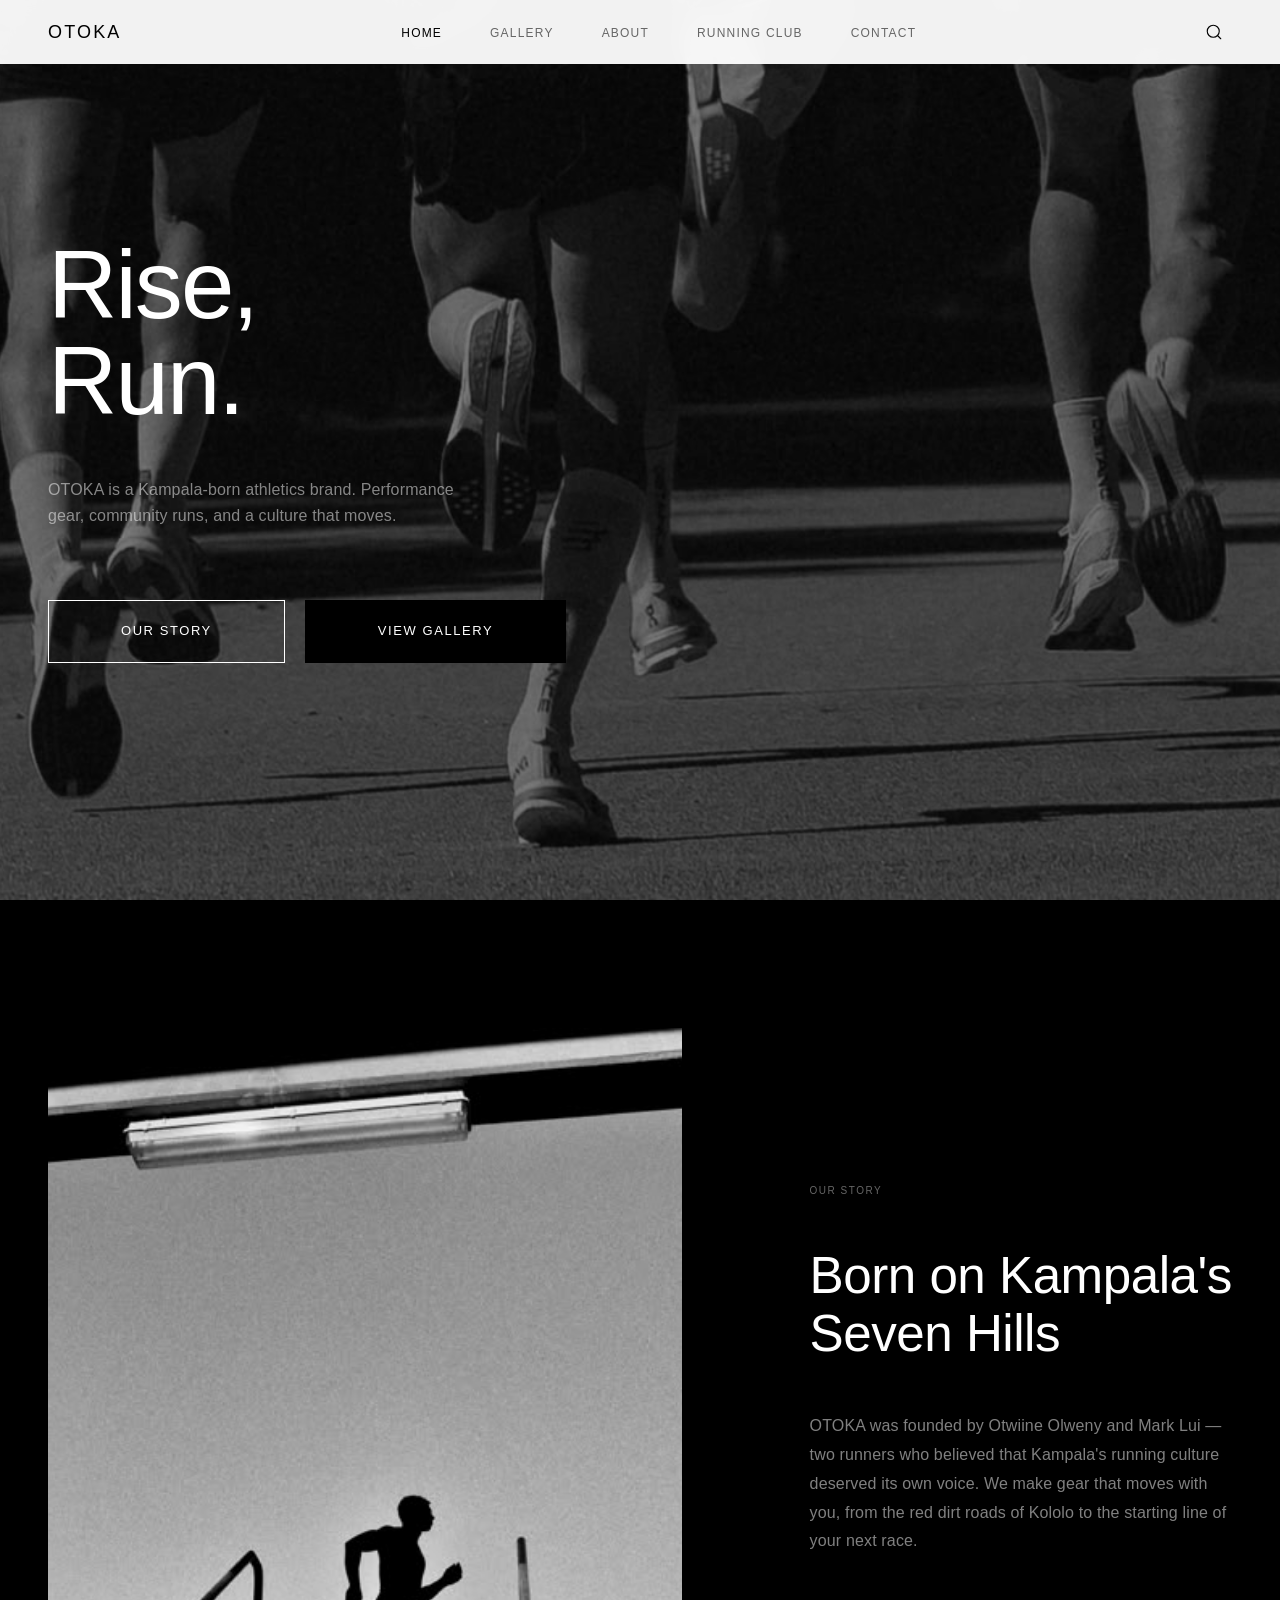
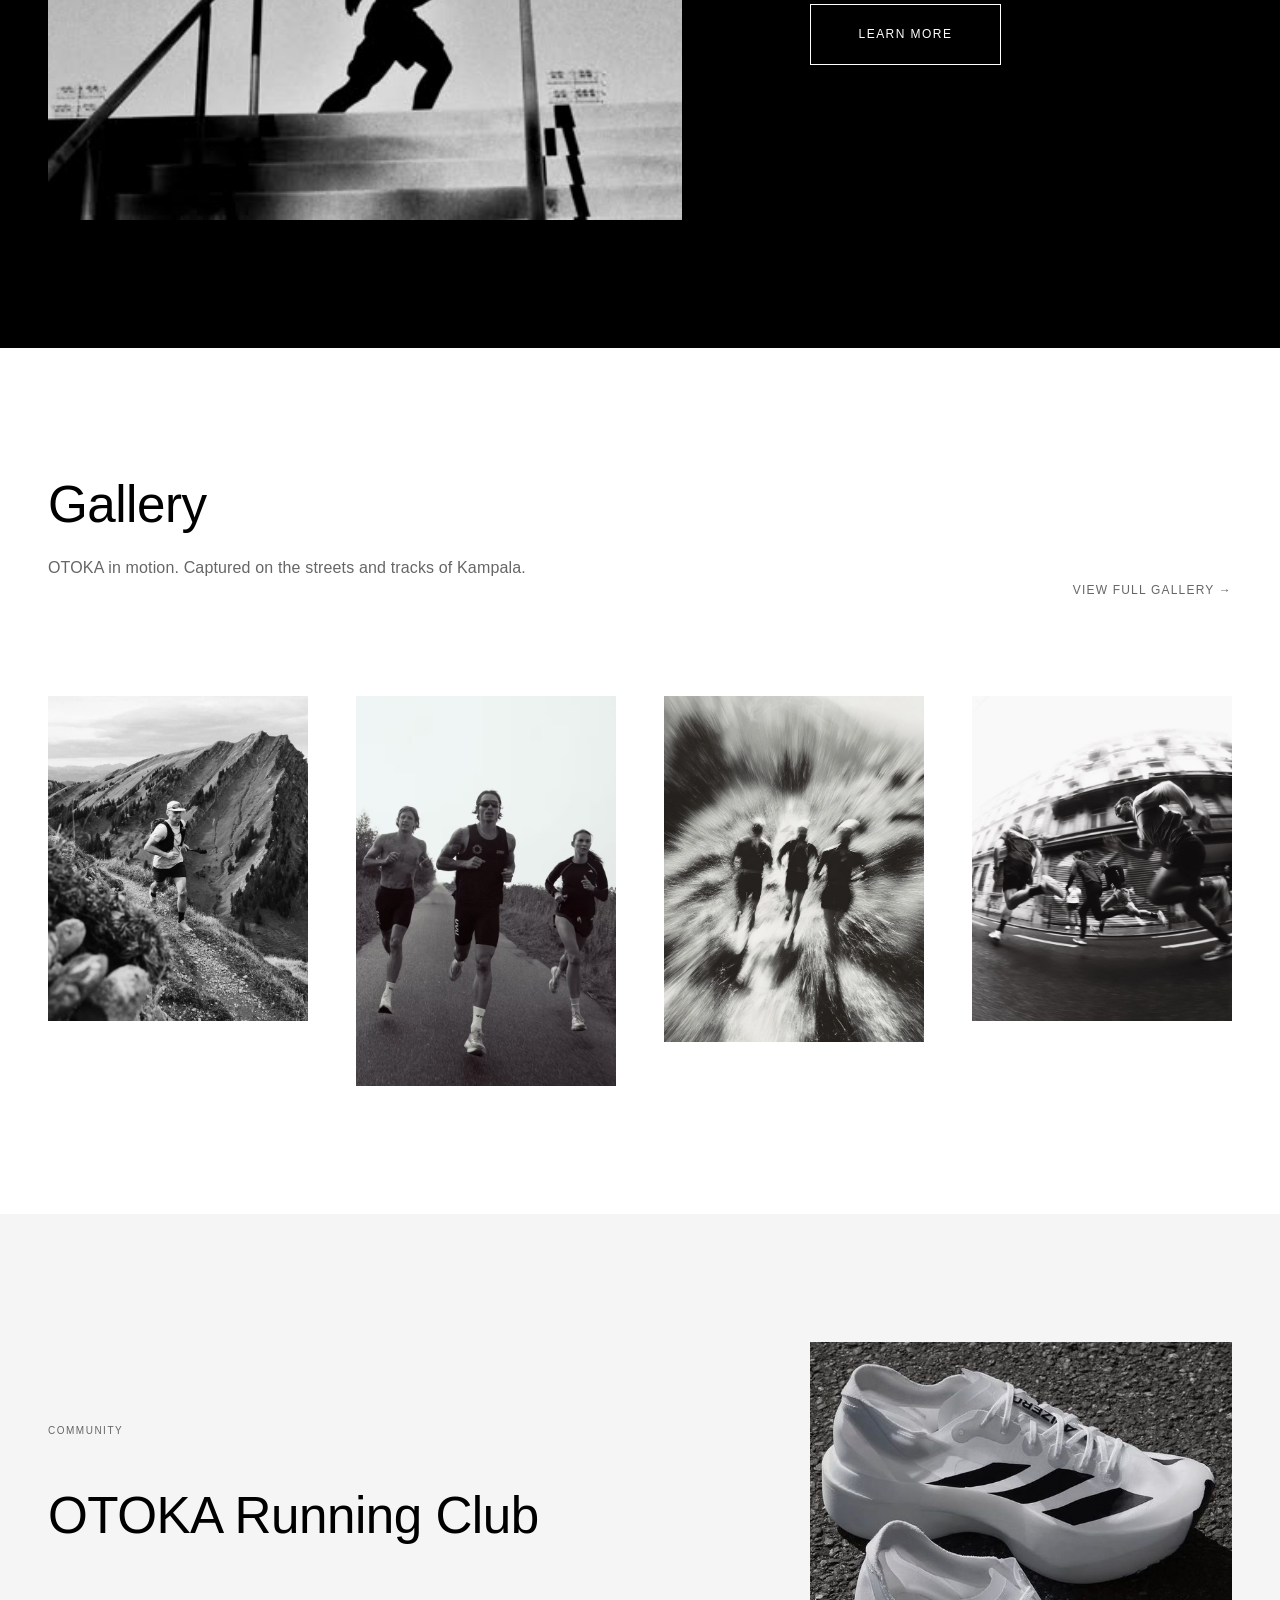
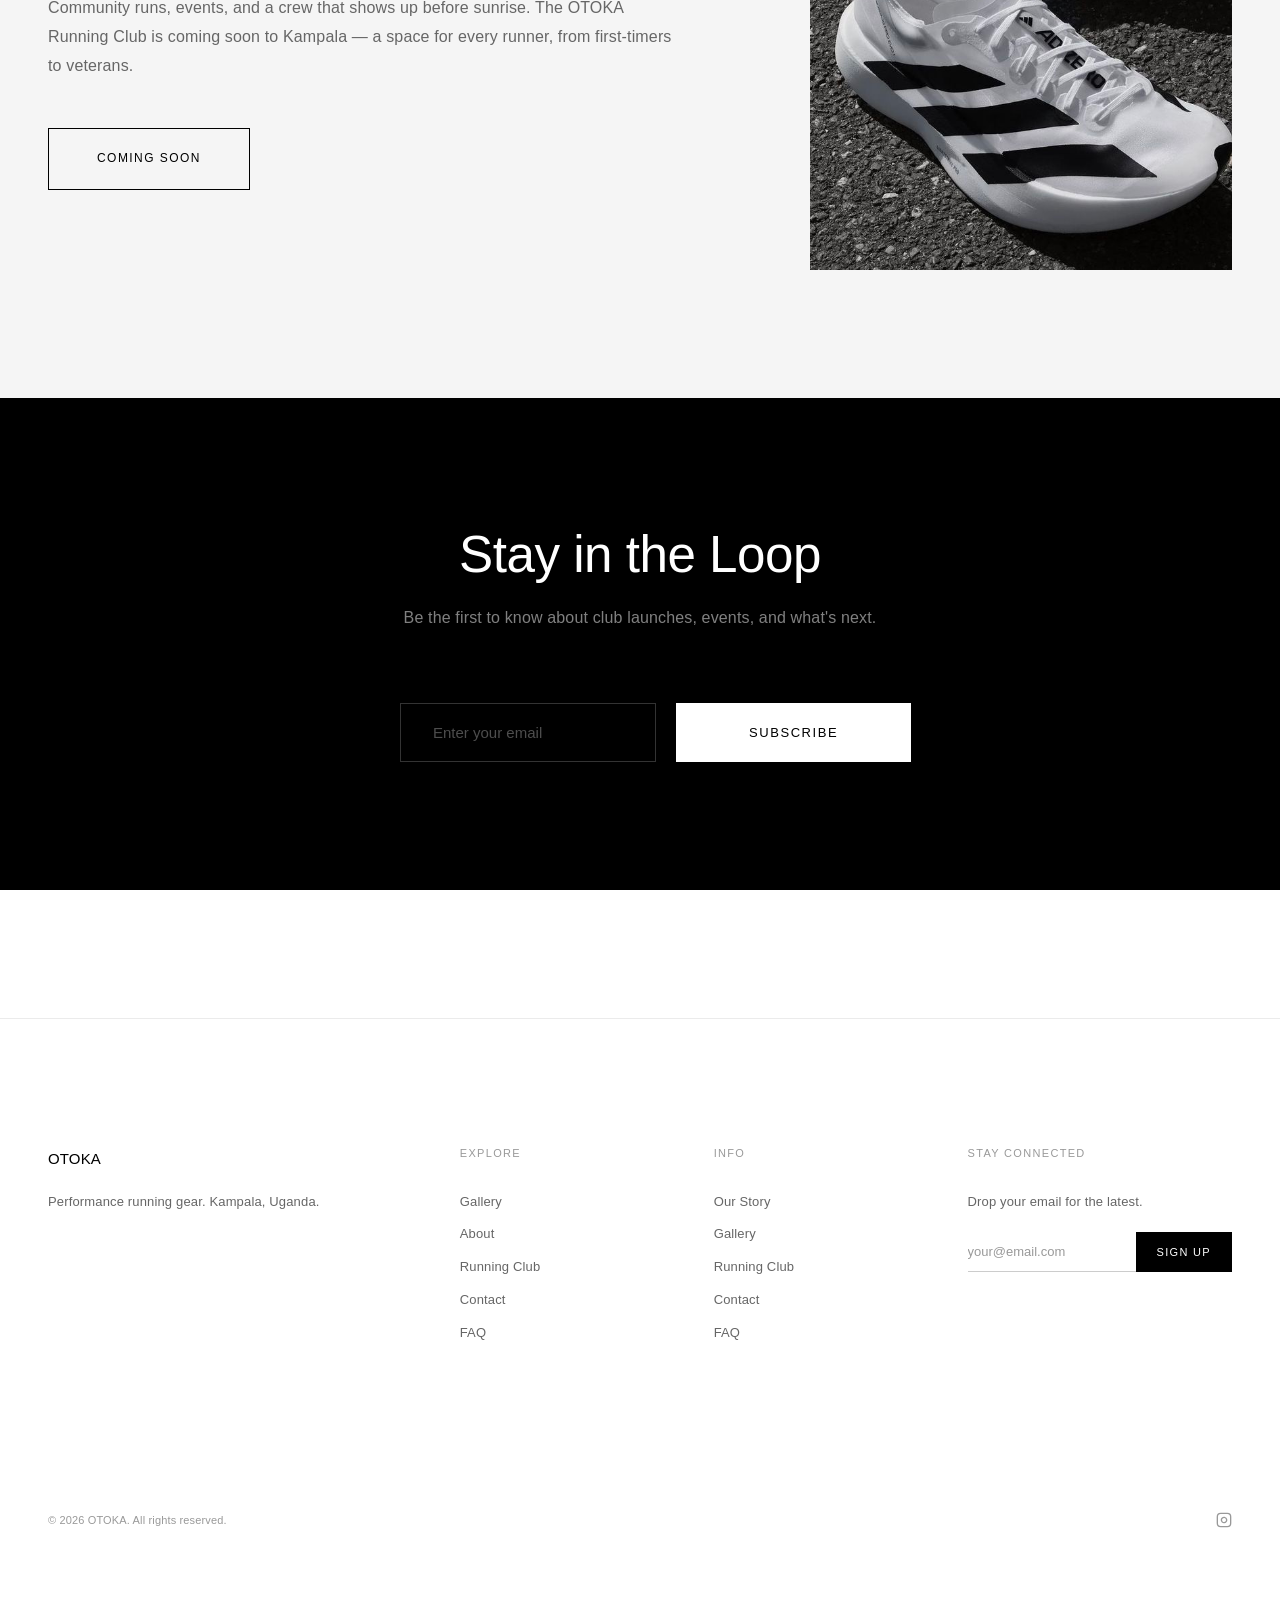
<file: index.html>
<!DOCTYPE html>
<html lang="en">
<head>
  <meta charset="UTF-8">
  <meta name="viewport" content="width=device-width, initial-scale=1.0">
  <title>OTOKA — Rise and Run</title>
  <meta name="description" content="An athletics brand born in Kampala, Uganda. Built for runners, by runners.">
  <link rel="stylesheet" href="/css/base.css">
  <link rel="stylesheet" href="/css/layout.css">
  <link rel="stylesheet" href="/css/components.css">
  <link rel="stylesheet" href="/css/pages/home.css">
  <script type="importmap">
  {
    "imports": {
      "react": "https://esm.sh/react@18",
      "react-dom/client": "https://esm.sh/react-dom@18/client",
      "three": "https://esm.sh/three@0.160.0",
      "@react-three/fiber": "https://esm.sh/@react-three/fiber@8.15.12",
      "postprocessing": "https://esm.sh/postprocessing@6.33.5",
      "@react-three/postprocessing": "https://esm.sh/@react-three/postprocessing@2.16.2"
    }
  }
  </script>
</head>
<body>
  <!-- Header -->
  <header class="header">
    <div class="header__inner">
      <a href="/" class="header__logo">OTO<span>KA</span></a>
      <nav class="nav" aria-label="Main navigation">
        <ul class="nav__list">
          <li><a href="/" class="nav__link nav__link--active">Home</a></li>
          <li><a href="/gallery.html" class="nav__link">Gallery</a></li>
          <li><a href="/about.html" class="nav__link">About</a></li>
          <li><a href="/running-club.html" class="nav__link">Running Club</a></li>
          <li><a href="/contact.html" class="nav__link">Contact</a></li>
        </ul>
      </nav>  

      
      <div class="header__actions">
        <button class="header__icon-btn" data-search-toggle aria-label="Search">
          <svg viewBox="0 0 24 24" fill="none" stroke="currentColor" stroke-width="2" stroke-linecap="round" stroke-linejoin="round"><circle cx="11" cy="11" r="8"/><line x1="21" y1="21" x2="16.65" y2="16.65"/></svg>
        </button>
        <button class="hamburger" aria-label="Menu" aria-expanded="false">
          <span></span><span></span><span></span>
        </button>
      </div>
    </div>
  </header>

  <!-- Mobile Nav -->
  <nav class="mobile-nav" aria-label="Mobile navigation">
    <ul class="mobile-nav__list">
      <li><a href="/" class="mobile-nav__link">Home</a></li>
      <li><a href="/gallery.html" class="mobile-nav__link">Gallery</a></li>
      <li><a href="/about.html" class="mobile-nav__link">About</a></li>
      <li><a href="/running-club.html" class="mobile-nav__link">Running Club</a></li>
      <li><a href="/contact.html" class="mobile-nav__link">Contact</a></li>
    </ul>
  </nav>

  <!-- Hero -->
  <section class="hero reveal">
    <div class="hero__content">
      <h1 class="hero__tagline">Rise,<br><span>Run.</span></h1>
      <p class="hero__subtitle">OTOKA is a Kampala-born athletics brand. Performance gear, community runs, and a culture that moves.</p>
      <div class="hero__cta">
        <a href="/about.html" class="btn btn--outline-light btn--lg">Our Story</a>
        <a href="/gallery.html" class="btn btn--primary btn--lg">View Gallery</a>
      </div>
    </div>
  </section>

  <!-- About Teaser -->
  <section class="brand-teaser reveal">
    <div class="brand-teaser__inner">
      <div class="brand-teaser__image"><img src="/images/image_6.jpeg" alt="Our Story" loading="lazy" style="width:100%;height:100%;object-fit:cover"></div>
      <div>
        <div class="brand-teaser__label">Our Story</div>
        <h2 class="brand-teaser__title">Born on Kampala's Seven Hills</h2>
        <p class="brand-teaser__text">
          OTOKA was founded by Otwiine Olweny and Mark Lui — two runners who believed that Kampala's
          running culture deserved its own voice. We make gear that moves with you, from the red dirt
          roads of Kololo to the starting line of your next race.
        </p>
        <a href="/about.html" class="btn btn--outline-light">Learn More</a>
      </div>
    </div>
  </section>

  <!-- Gallery Preview -->
  <section class="section reveal">
    <div class="container">
      <div class="featured-drops__header">
        <div>
          <h2 class="section__title">Gallery</h2>
          <p class="section__subtitle">OTOKA in motion. Captured on the streets and tracks of Kampala.</p>
        </div>
        <a href="/gallery.html">View Full Gallery &rarr;</a>
      </div>
      <div class="grid-4">
        <div class="lookbook__item"><img src="/images/image_2.jpeg" alt="Runner at sunrise in Kampala" loading="lazy" onerror="this.style.background='var(--color-off-white)';this.style.minHeight='300px'" style="min-height:300px;background:var(--color-off-white)"></div>
        <div class="lookbook__item"><img src="/images/image_3.jpeg" alt="Track session" loading="lazy" onerror="this.style.background='var(--color-off-white)';this.style.minHeight='300px'" style="min-height:300px;background:var(--color-off-white)"></div>
        <div class="lookbook__item"><img src="/images/image_4.jpeg" alt="Hill repeats" loading="lazy" onerror="this.style.background='var(--color-off-white)';this.style.minHeight='300px'" style="min-height:300px;background:var(--color-off-white)"></div>
        <div class="lookbook__item"><img src="/images/image_5.jpeg" alt="Morning run crew" loading="lazy" onerror="this.style.background='var(--color-off-white)';this.style.minHeight='300px'" style="min-height:300px;background:var(--color-off-white)"></div>
      </div>
    </div>
  </section>

  <!-- Running Club Teaser -->
  <section class="brand-teaser reveal" style="background:var(--color-off-white)">
    <div class="brand-teaser__inner">
      <div>
        <div class="brand-teaser__label" style="color:var(--color-gray-400)">Community</div>
        <h2 class="brand-teaser__title" style="color:var(--color-black)">OTOKA Running Club</h2>
        <p class="brand-teaser__text" style="color:var(--color-gray-400)">
          Community runs, events, and a crew that shows up before sunrise. The OTOKA Running Club
          is coming soon to Kampala — a space for every runner, from first-timers to veterans.
        </p>
        <a href="/running-club.html" class="btn btn--secondary">Coming Soon</a>
      </div>
      <div class="brand-teaser__image"><img src="/images/image_7.jpeg" alt="OTOKA Running Club" loading="lazy" style="width:100%;height:100%;object-fit:cover"></div>
    </div>
  </section>

  <!-- Newsletter -->
  <section class="newsletter-section reveal">
    <div class="newsletter-section__inner">
      <h2 class="newsletter-section__title">Stay in the Loop</h2>
      <p class="newsletter-section__text">Be the first to know about club launches, events, and what's next.</p>
      <form class="newsletter-section__form" id="home-newsletter">
        <input type="email" class="newsletter-section__input" placeholder="Enter your email" required>
        <button type="submit" class="btn btn--primary btn--lg">Subscribe</button>
      </form>
    </div>
  </section>

  <!-- Footer -->
  <footer class="footer">
    <div class="footer__inner">
      <div class="footer__grid">
        <div>
          <div class="footer__brand-name">OTO<span>KA</span></div>
          <p class="footer__tagline">Performance running gear. Kampala, Uganda.</p>
        </div>
        <div>
          <h4 class="footer__heading">Explore</h4>
          <div class="footer__links">
            <a href="/gallery.html">Gallery</a>
            <a href="/about.html">About</a>
            <a href="/running-club.html">Running Club</a>
            <a href="/contact.html">Contact</a>
            <a href="/faq.html">FAQ</a>
          </div>
        </div>
        <div>
          <h4 class="footer__heading">Info</h4>
          <div class="footer__links">
            <a href="/about.html">Our Story</a>
            <a href="/gallery.html">Gallery</a>
            <a href="/running-club.html">Running Club</a>
            <a href="/contact.html">Contact</a>
            <a href="/faq.html">FAQ</a>
          </div>
        </div>
        <div>
          <h4 class="footer__heading">Stay Connected</h4>
          <p class="footer__newsletter-text">Drop your email for the latest.</p>
          <form class="footer__newsletter-form">
            <input type="email" class="footer__newsletter-input" placeholder="your@email.com" required>
            <button type="submit" class="btn btn--primary" style="white-space:nowrap">Sign Up</button>
          </form>
        </div>
      </div>
      <div class="footer__bottom">
        <div class="footer__copyright">&copy; 2026 OTOKA. All rights reserved.</div>
        <div class="footer__social">
          <a href="https://instagram.com/otokarunclub/" target="_blank" rel="noopener" aria-label="Instagram"><svg viewBox="0 0 24 24" fill="none" stroke="currentColor" stroke-width="2"><rect x="2" y="2" width="20" height="20" rx="5"/><path d="M16 11.37A4 4 0 1 1 12.63 8 4 4 0 0 1 16 11.37z"/><line x1="17.5" y1="6.5" x2="17.51" y2="6.5"/></svg></a>
      </div>
    </div>
  </footer>

  <!-- Search Overlay -->
  <div class="search-overlay">
    <button class="search-overlay__close" aria-label="Close search">
      <svg viewBox="0 0 24 24" fill="none" stroke="currentColor" stroke-width="2"><line x1="18" y1="6" x2="6" y2="18"/><line x1="6" y1="6" x2="18" y2="18"/></svg>
    </button>
    <div class="search-overlay__inner">
      <input type="search" class="search-overlay__input" placeholder="Search..." autocomplete="off">
      <div class="search-overlay__results"></div>
    </div>
  </div>

  <script>
    window.OTOKA = window.OTOKA || {};
    OTOKA.showToast = function(msg) {
      const t = document.createElement('div');
      t.className = 'toast';
      t.textContent = msg;
      document.body.appendChild(t);
      requestAnimationFrame(() => t.classList.add('toast--visible'));
      setTimeout(() => { t.classList.remove('toast--visible'); setTimeout(() => t.remove(), 300); }, 2500);
    };
  </script>
  <script src="/js/components/modal.js"></script>
  <script src="/js/main.js"></script>
  <script>
    // Home newsletter — Web3Forms integration (TODO: replace ACCESS_KEY)
    document.getElementById('home-newsletter')?.addEventListener('submit', function(e) {
      e.preventDefault();
      const email = this.querySelector('input').value.trim();
      if (!email) return;
      // TODO: Replace with real Web3Forms access key
      // fetch('https://api.web3forms.com/submit', { method:'POST', body: new FormData(this) })
      OTOKA.showToast('Thanks for subscribing!');
      this.querySelector('input').value = '';
    });
  </script>
</body>
</html>
</file>
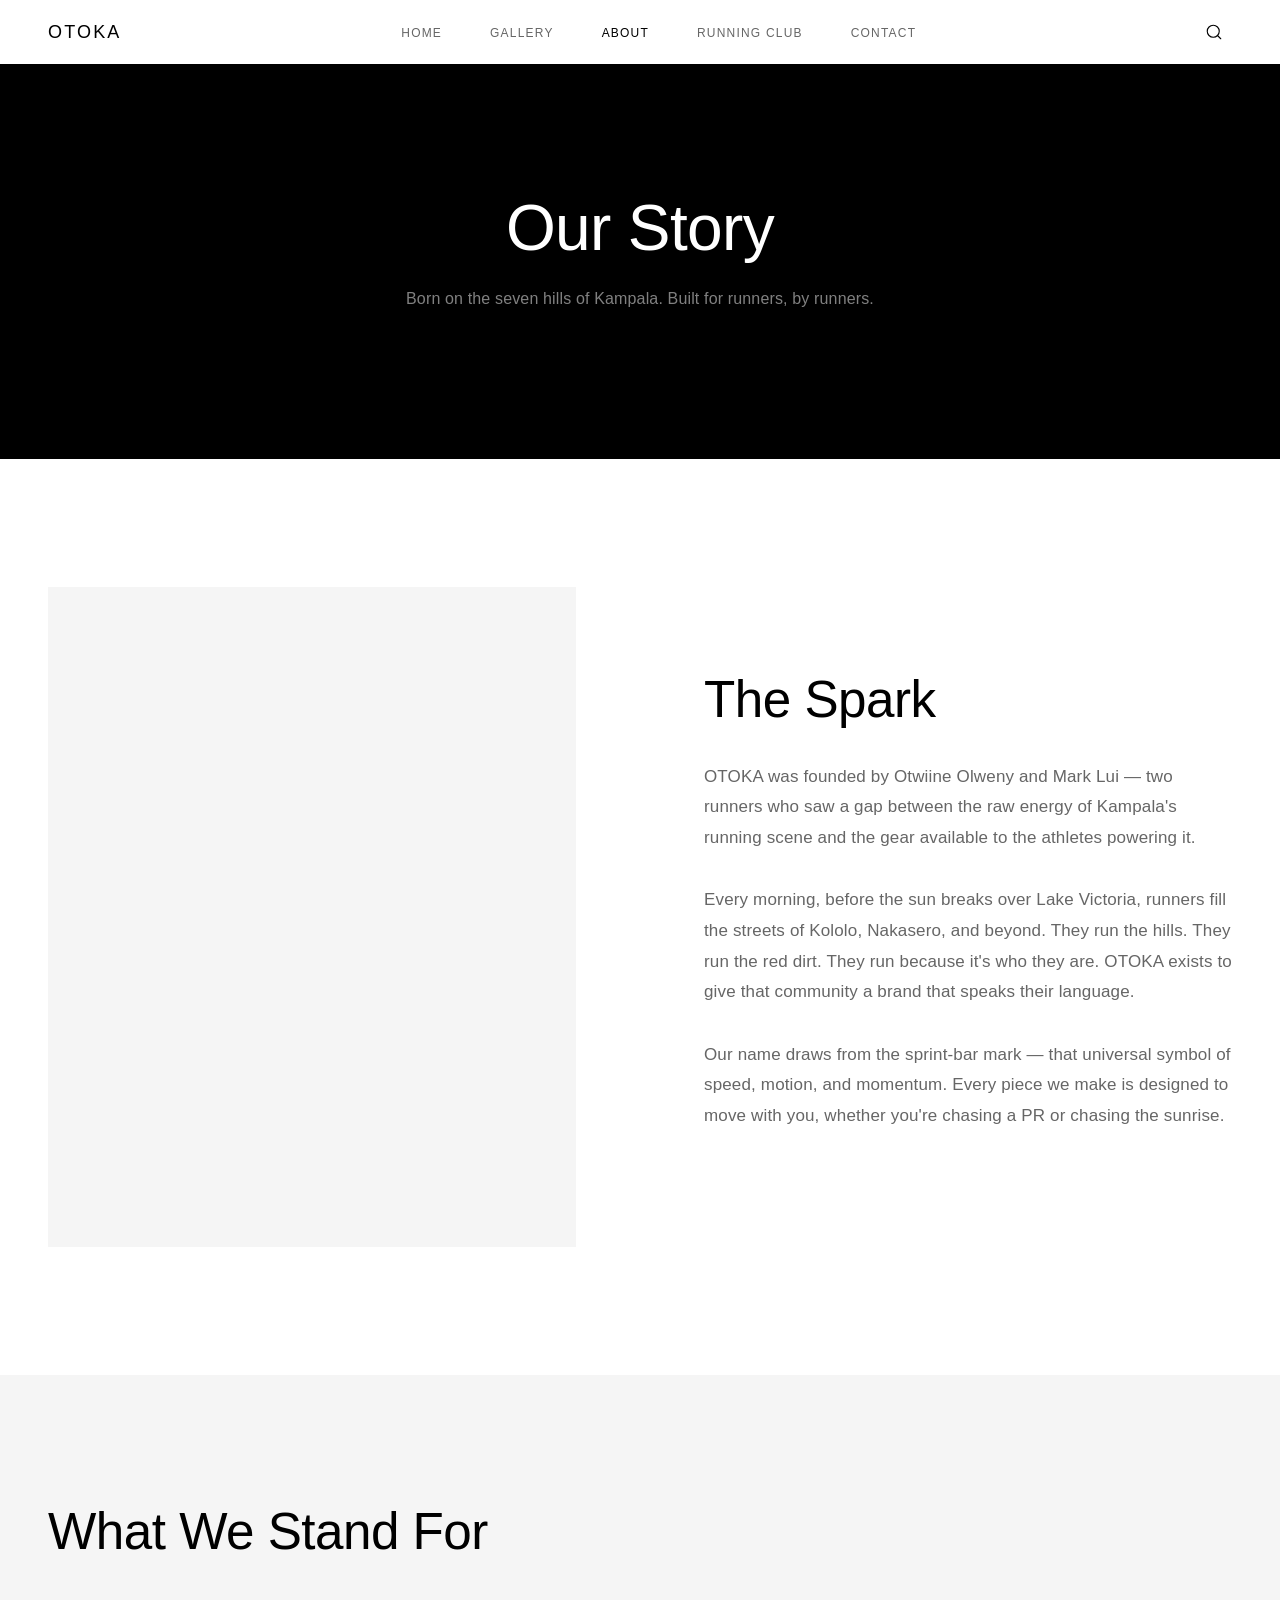
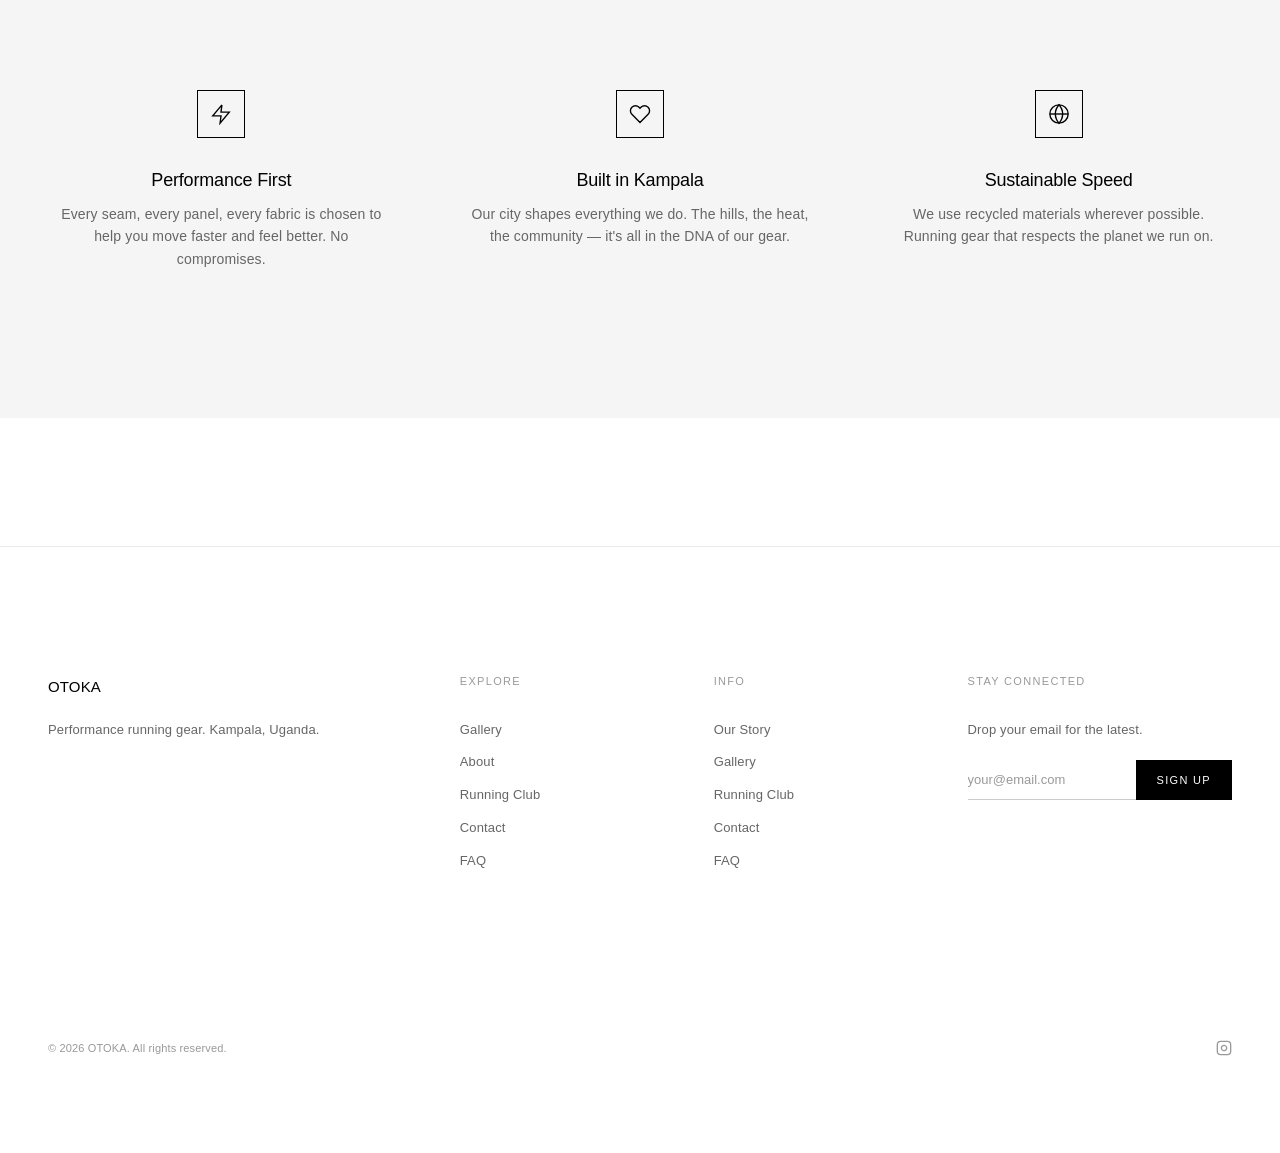
<file: about.html>
<!DOCTYPE html>
<html lang="en">
<head>
  <meta charset="UTF-8">
  <meta name="viewport" content="width=device-width, initial-scale=1.0">
  <title>About — OTOKA</title>
  <meta name="description" content="The story behind OTOKA — founded by Otwiine Olweny and Mark Lui in Kampala, Uganda.">
  <link rel="stylesheet" href="/css/base.css">
  <link rel="stylesheet" href="/css/layout.css">
  <link rel="stylesheet" href="/css/components.css">
  <style>
    .about-hero { background:var(--color-black); color:var(--color-white); padding:var(--space-4xl) 0; text-align:center; }
    .about-hero h1 { margin-bottom:var(--space-md); font-weight:300; }
    .about-hero p { color:rgba(255,255,255,0.5); font-size:1rem; max-width:600px; margin-inline:auto; font-weight:300; }
    .about-story { padding:var(--space-4xl) 0; }
    .about-story__grid { display:grid; grid-template-columns:1fr 1fr; gap:var(--space-4xl); align-items:center; }
    .about-story__image { aspect-ratio:4/5; background:var(--color-off-white); }
    .about-story__text h2 { margin-bottom:var(--space-lg); font-weight:300; }
    .about-story__text p { color:var(--color-gray-400); font-size:1.0625rem; line-height:1.8; margin-bottom:var(--space-lg); font-weight:300; }
    .about-values { background:var(--color-off-white); padding:var(--space-4xl) 0; }
    .about-values__grid { display:grid; grid-template-columns:repeat(3,1fr); gap:var(--space-2xl); }
    .about-value { text-align:center; }
    .about-value__icon { width:48px; height:48px; margin:0 auto var(--space-lg); border:1px solid var(--color-black); display:flex; align-items:center; justify-content:center; }
    .about-value__icon svg { width:22px; height:22px; stroke:var(--color-black); fill:none; stroke-width:1.5; }
    .about-value h3 { font-size:1.125rem; margin-bottom:var(--space-sm); font-weight:400; }
    .about-value p { color:var(--color-gray-400); font-size:0.875rem; font-weight:300; }
    @media (max-width:768px) {
      .about-story__grid { grid-template-columns:1fr; }
      .about-values__grid { grid-template-columns:1fr; }
    }
  </style>
</head>
<body>
  <header class="header">
    <div class="header__inner">
      <a href="/" class="header__logo">OTO<span>KA</span></a>
      <nav class="nav" aria-label="Main navigation">
        <ul class="nav__list">
          <li><a href="/" class="nav__link">Home</a></li>
          <li><a href="/gallery.html" class="nav__link">Gallery</a></li>
          <li><a href="/about.html" class="nav__link nav__link--active">About</a></li>
          <li><a href="/running-club.html" class="nav__link">Running Club</a></li>
          <li><a href="/contact.html" class="nav__link">Contact</a></li>
        </ul>
      </nav>
      <div class="header__actions">
        <button class="header__icon-btn" data-search-toggle aria-label="Search">
          <svg viewBox="0 0 24 24" fill="none" stroke="currentColor" stroke-width="2" stroke-linecap="round" stroke-linejoin="round"><circle cx="11" cy="11" r="8"/><line x1="21" y1="21" x2="16.65" y2="16.65"/></svg>
        </button>
        <button class="hamburger" aria-label="Menu"><span></span><span></span><span></span></button>
      </div>
    </div>
  </header>
  <nav class="mobile-nav">
    <ul class="mobile-nav__list">
      <li><a href="/" class="mobile-nav__link">Home</a></li>
      <li><a href="/gallery.html" class="mobile-nav__link">Gallery</a></li>
      <li><a href="/about.html" class="mobile-nav__link">About</a></li>
      <li><a href="/running-club.html" class="mobile-nav__link">Running Club</a></li>
      <li><a href="/contact.html" class="mobile-nav__link">Contact</a></li>
    </ul>
  </nav>

  <section class="about-hero reveal">
    <div class="container">
      <h1>Our Story</h1>
      <p>Born on the seven hills of Kampala. Built for runners, by runners.</p>
    </div>
  </section>

  <section class="about-story reveal">
    <div class="container">
      <div class="about-story__grid">
        <div class="about-story__image skeleton"></div>
        <div class="about-story__text">
          <h2>The Spark</h2>
          <p>OTOKA was founded by Otwiine Olweny and Mark Lui — two runners who saw a gap between the raw energy of Kampala's running scene and the gear available to the athletes powering it.</p>
          <p>Every morning, before the sun breaks over Lake Victoria, runners fill the streets of Kololo, Nakasero, and beyond. They run the hills. They run the red dirt. They run because it's who they are. OTOKA exists to give that community a brand that speaks their language.</p>
          <p>Our name draws from the sprint-bar mark — that universal symbol of speed, motion, and momentum. Every piece we make is designed to move with you, whether you're chasing a PR or chasing the sunrise.</p>
        </div>
      </div>
    </div>
  </section>

  <section class="about-values reveal">
    <div class="container">
      <div class="section__header">
        <h2 class="section__title">What We Stand For</h2>
      </div>
      <div class="about-values__grid">
        <div class="about-value">
          <div class="about-value__icon"><svg viewBox="0 0 24 24"><polyline points="13 2 3 14 12 14 11 22 21 10 12 10 13 2"/></svg></div>
          <h3>Performance First</h3>
          <p>Every seam, every panel, every fabric is chosen to help you move faster and feel better. No compromises.</p>
        </div>
        <div class="about-value">
          <div class="about-value__icon"><svg viewBox="0 0 24 24"><path d="M20.84 4.61a5.5 5.5 0 0 0-7.78 0L12 5.67l-1.06-1.06a5.5 5.5 0 0 0-7.78 7.78l1.06 1.06L12 21.23l7.78-7.78 1.06-1.06a5.5 5.5 0 0 0 0-7.78z"/></svg></div>
          <h3>Built in Kampala</h3>
          <p>Our city shapes everything we do. The hills, the heat, the community — it's all in the DNA of our gear.</p>
        </div>
        <div class="about-value">
          <div class="about-value__icon"><svg viewBox="0 0 24 24"><circle cx="12" cy="12" r="10"/><path d="M2 12h20"/><path d="M12 2a15.3 15.3 0 0 1 4 10 15.3 15.3 0 0 1-4 10 15.3 15.3 0 0 1-4-10 15.3 15.3 0 0 1 4-10z"/></svg></div>
          <h3>Sustainable Speed</h3>
          <p>We use recycled materials wherever possible. Running gear that respects the planet we run on.</p>
        </div>
      </div>
    </div>
  </section>

  <footer class="footer">
    <div class="footer__inner">
      <div class="footer__grid">
        <div><div class="footer__brand-name">OTO<span>KA</span></div><p class="footer__tagline">Performance running gear. Kampala, Uganda.</p></div>
        <div>
          <h4 class="footer__heading">Explore</h4>
          <div class="footer__links">
            <a href="/gallery.html">Gallery</a>
            <a href="/about.html">About</a>
            <a href="/running-club.html">Running Club</a>
            <a href="/contact.html">Contact</a>
            <a href="/faq.html">FAQ</a>
          </div>
        </div>
        <div>
          <h4 class="footer__heading">Info</h4>
          <div class="footer__links">
            <a href="/about.html">Our Story</a>
            <a href="/gallery.html">Gallery</a>
            <a href="/running-club.html">Running Club</a>
            <a href="/contact.html">Contact</a>
            <a href="/faq.html">FAQ</a>
          </div>
        </div>
        <div>
          <h4 class="footer__heading">Stay Connected</h4>
          <p class="footer__newsletter-text">Drop your email for the latest.</p>
          <form class="footer__newsletter-form">
            <input type="email" class="footer__newsletter-input" placeholder="your@email.com" required>
            <button type="submit" class="btn btn--primary" style="white-space:nowrap">Sign Up</button>
          </form>
        </div>
      </div>
      <div class="footer__bottom">
        <div class="footer__copyright">&copy; 2026 OTOKA. All rights reserved.</div>
        <div class="footer__social">
          <a href="https://instagram.com/otokarunclub/" target="_blank" rel="noopener" aria-label="Instagram"><svg viewBox="0 0 24 24" fill="none" stroke="currentColor" stroke-width="2"><rect x="2" y="2" width="20" height="20" rx="5"/><path d="M16 11.37A4 4 0 1 1 12.63 8 4 4 0 0 1 16 11.37z"/><line x1="17.5" y1="6.5" x2="17.51" y2="6.5"/></svg></a>
        </div>
      </div>
    </div>
  </footer>

  <div class="search-overlay">
    <button class="search-overlay__close" aria-label="Close search"><svg viewBox="0 0 24 24" fill="none" stroke="currentColor" stroke-width="2"><line x1="18" y1="6" x2="6" y2="18"/><line x1="6" y1="6" x2="18" y2="18"/></svg></button>
    <div class="search-overlay__inner"><input type="search" class="search-overlay__input" placeholder="Search..." autocomplete="off"><div class="search-overlay__results"></div></div>
  </div>

  <script>window.OTOKA=window.OTOKA||{};OTOKA.showToast=function(m){const t=document.createElement('div');t.className='toast';t.textContent=m;document.body.appendChild(t);requestAnimationFrame(()=>t.classList.add('toast--visible'));setTimeout(()=>{t.classList.remove('toast--visible');setTimeout(()=>t.remove(),300)},2500)}</script>
  <script src="/js/components/modal.js"></script>
  <script src="/js/main.js"></script>
</body>
</html>
</file>
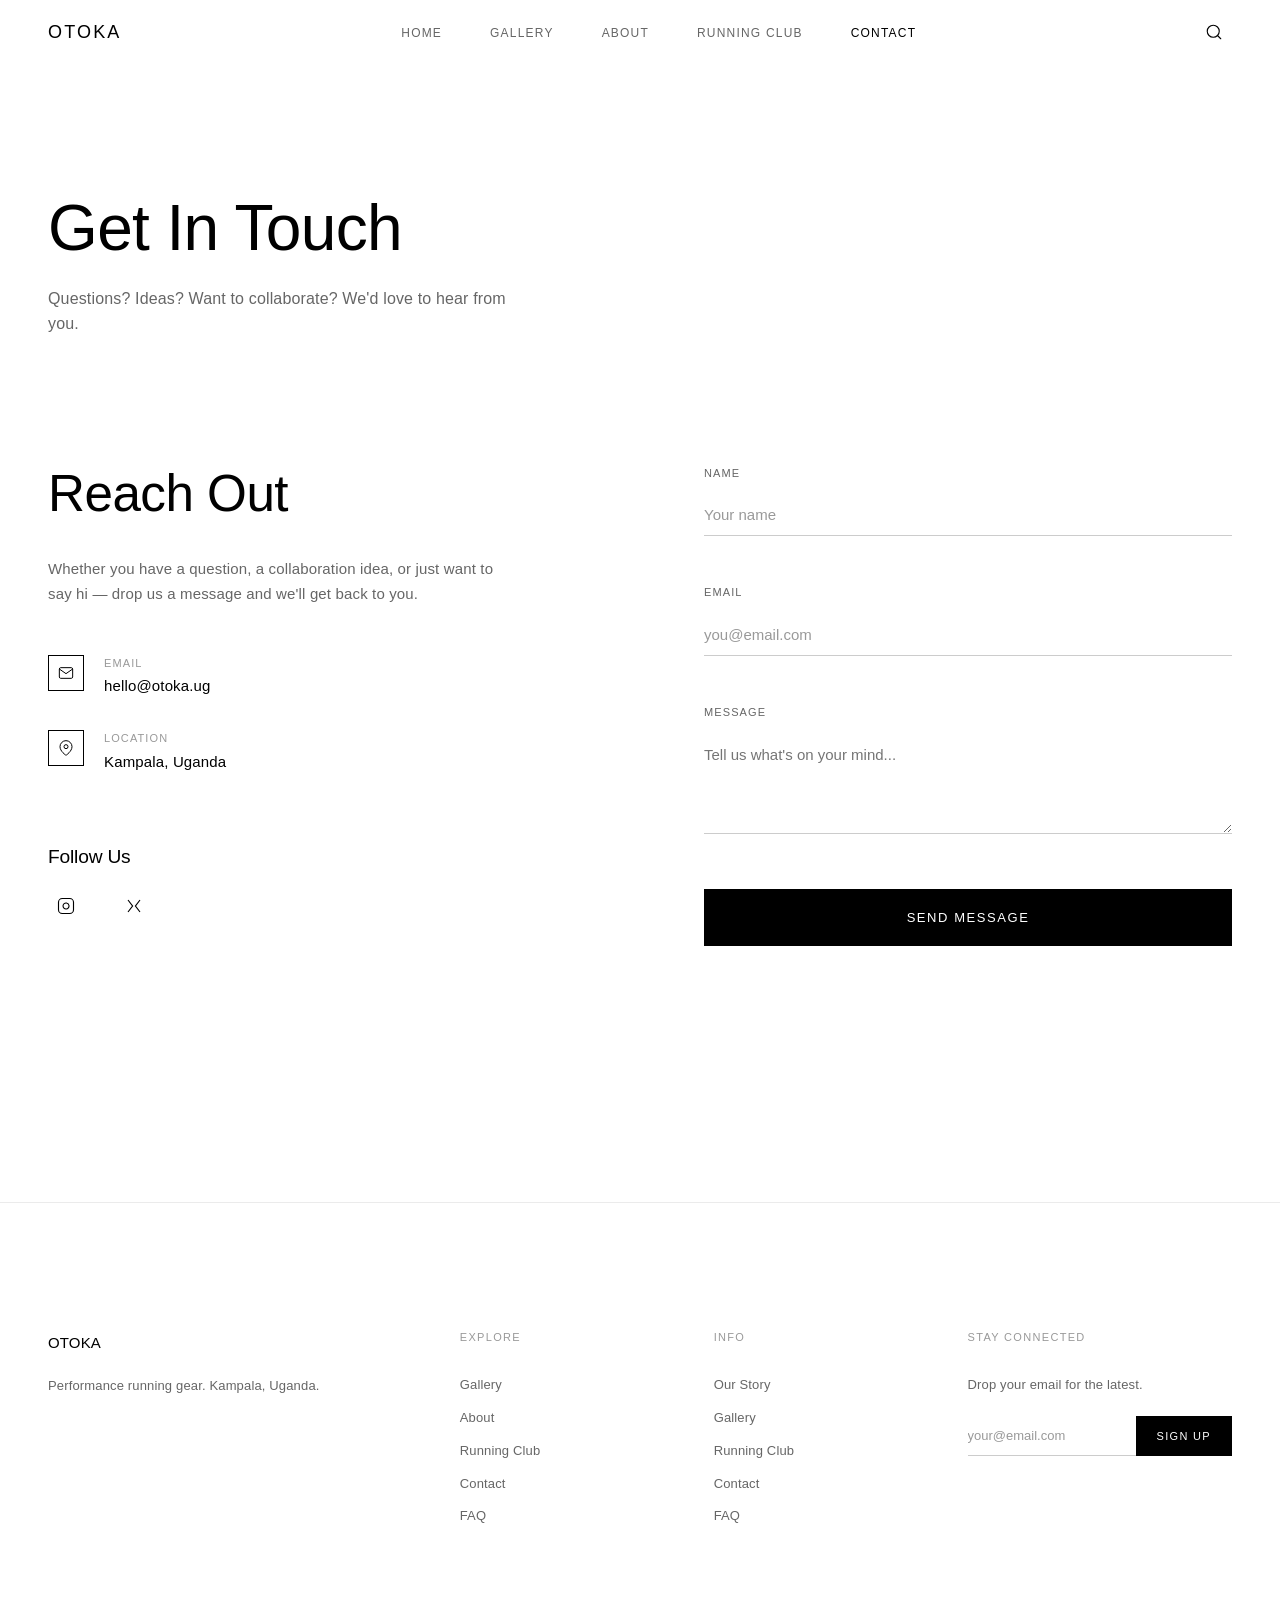
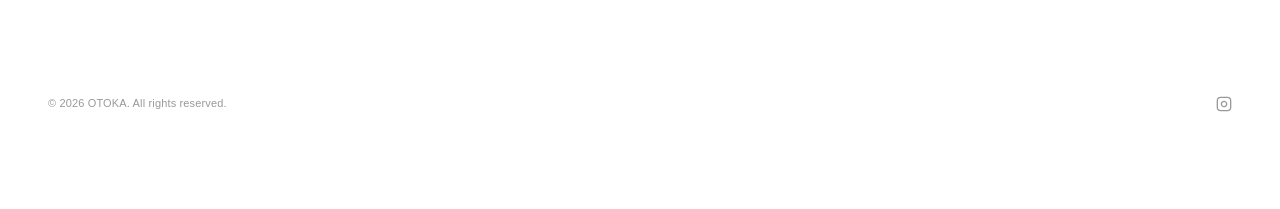
<file: contact.html>
<!DOCTYPE html>
<html lang="en">
<head>
  <meta charset="UTF-8">
  <meta name="viewport" content="width=device-width, initial-scale=1.0">
  <title>Contact — OTOKA</title>
  <meta name="description" content="Get in touch with OTOKA.">
  <link rel="stylesheet" href="/css/base.css">
  <link rel="stylesheet" href="/css/layout.css">
  <link rel="stylesheet" href="/css/components.css">
  <style>
    .contact__grid { display:grid; grid-template-columns:1fr 1fr; gap:var(--space-4xl); }
    .contact__info { padding-right:var(--space-2xl); }
    .contact__info h2 { margin-bottom:var(--space-lg); font-weight:300; }
    .contact__info p { color:var(--color-gray-400); margin-bottom:var(--space-xl); line-height:1.7; font-weight:300; }
    .contact__detail { display:flex; gap:var(--space-md); margin-bottom:var(--space-lg); }
    .contact__detail-icon { width:36px;height:36px;flex-shrink:0;border:1px solid var(--color-black);display:flex;align-items:center;justify-content:center; }
    .contact__detail-icon svg { width:16px;height:16px;stroke:var(--color-black);fill:none;stroke-width:1.5; }
    .contact__detail-label { font-size:0.6875rem;color:var(--color-gray-300);text-transform:uppercase;letter-spacing:0.1em;margin-bottom:2px; }
    .contact__detail-value { font-weight:400; }
    .contact__social h4 { margin-bottom:var(--space-md); font-weight:400; }
    .contact__social-links { display:flex;gap:var(--space-lg); }
    .contact__social-links a { width:36px;height:36px;display:flex;align-items:center;justify-content:center;transition:opacity var(--transition-fast); }
    .contact__social-links a:hover { opacity:0.5; }
    .contact__social-links svg { width:18px;height:18px;stroke:var(--color-black);fill:none;stroke-width:1.5; }
    .contact__form-success { text-align:center;padding:var(--space-3xl);display:none; }
    .contact__form-success svg { width:40px;height:40px;stroke:var(--color-black);margin-bottom:var(--space-md); }
    @media (max-width:768px) { .contact__grid { grid-template-columns:1fr; } }
  </style>
</head>
<body>
  <header class="header">
    <div class="header__inner">
      <a href="/" class="header__logo">OTO<span>KA</span></a>
      <nav class="nav" aria-label="Main navigation">
        <ul class="nav__list">
          <li><a href="/" class="nav__link">Home</a></li>
          <li><a href="/gallery.html" class="nav__link">Gallery</a></li>
          <li><a href="/about.html" class="nav__link">About</a></li>
          <li><a href="/running-club.html" class="nav__link">Running Club</a></li>
          <li><a href="/contact.html" class="nav__link nav__link--active">Contact</a></li>
        </ul>
      </nav>
      <div class="header__actions">
        <button class="header__icon-btn" data-search-toggle aria-label="Search"><svg viewBox="0 0 24 24" fill="none" stroke="currentColor" stroke-width="2" stroke-linecap="round" stroke-linejoin="round"><circle cx="11" cy="11" r="8"/><line x1="21" y1="21" x2="16.65" y2="16.65"/></svg></button>
        <button class="hamburger" aria-label="Menu"><span></span><span></span><span></span></button>
      </div>
    </div>
  </header>
  <nav class="mobile-nav">
    <ul class="mobile-nav__list">
      <li><a href="/" class="mobile-nav__link">Home</a></li>
      <li><a href="/gallery.html" class="mobile-nav__link">Gallery</a></li>
      <li><a href="/about.html" class="mobile-nav__link">About</a></li>
      <li><a href="/running-club.html" class="mobile-nav__link">Running Club</a></li>
      <li><a href="/contact.html" class="mobile-nav__link">Contact</a></li>
    </ul>
  </nav>

  <main class="section">
    <div class="container">
      <div class="section__header reveal">
        <h1 class="section__title">Get In Touch</h1>
        <p class="section__subtitle">Questions? Ideas? Want to collaborate? We'd love to hear from you.</p>
      </div>

      <div class="contact__grid reveal">
        <div class="contact__info">
          <h2>Reach Out</h2>
          <p>Whether you have a question, a collaboration idea, or just want to say hi — drop us a message and we'll get back to you.</p>

          <div class="contact__detail">
            <div class="contact__detail-icon"><svg viewBox="0 0 24 24"><path d="M4 4h16c1.1 0 2 .9 2 2v12c0 1.1-.9 2-2 2H4c-1.1 0-2-.9-2-2V6c0-1.1.9-2 2-2z"/><polyline points="22,6 12,13 2,6"/></svg></div>
            <div><div class="contact__detail-label">Email</div><div class="contact__detail-value">hello@otoka.ug</div></div>
          </div>

          <div class="contact__detail">
            <div class="contact__detail-icon"><svg viewBox="0 0 24 24"><path d="M21 10c0 7-9 13-9 13s-9-6-9-13a9 9 0 0 1 18 0z"/><circle cx="12" cy="10" r="3"/></svg></div>
            <div><div class="contact__detail-label">Location</div><div class="contact__detail-value">Kampala, Uganda</div></div>
          </div>

          <div class="contact__social" style="margin-top:var(--space-2xl)">
            <h4>Follow Us</h4>
            <div class="contact__social-links">
              <a href="https://instagram.com/otwiine" target="_blank" rel="noopener" aria-label="Instagram"><svg viewBox="0 0 24 24"><rect x="2" y="2" width="20" height="20" rx="5"/><path d="M16 11.37A4 4 0 1 1 12.63 8 4 4 0 0 1 16 11.37z"/><line x1="17.5" y1="6.5" x2="17.51" y2="6.5"/></svg></a>
              <a href="https://x.com/Mr_OJO16" target="_blank" rel="noopener" aria-label="X (Twitter)"><svg viewBox="0 0 24 24"><path d="M4 4l6.5 8.5M4 20l6.5-8.5M20 4l-6.5 8.5M20 20l-6.5-8.5"/></svg></a>
            </div>
          </div>
        </div>

        <div>
          <form class="contact__form" id="contact-form" onsubmit="event.preventDefault(); document.getElementById('contact-form').style.display='none'; document.getElementById('contact-success').style.display='block'">
            <div class="form-group">
              <label class="form-label" for="contact-name">Name</label>
              <input type="text" id="contact-name" class="form-input" placeholder="Your name" required>
            </div>
            <div class="form-group">
              <label class="form-label" for="contact-email">Email</label>
              <input type="email" id="contact-email" class="form-input" placeholder="you@email.com" required>
            </div>
            <div class="form-group">
              <label class="form-label" for="contact-message">Message</label>
              <textarea id="contact-message" class="form-textarea" placeholder="Tell us what's on your mind..." required></textarea>
            </div>
            <button type="submit" class="btn btn--primary btn--lg btn--full">Send Message</button>
          </form>
          <div class="contact__form-success" id="contact-success">
            <svg viewBox="0 0 24 24" fill="none" stroke="currentColor" stroke-width="2"><path d="M22 11.08V12a10 10 0 1 1-5.93-9.14"/><polyline points="22 4 12 14.01 9 11.01"/></svg>
            <h3 style="margin-bottom:var(--space-sm)">Message Sent!</h3>
            <p style="color:var(--color-gray-400)">We'll get back to you as soon as possible.</p>
          </div>
        </div>
      </div>
    </div>
  </main>

  <footer class="footer">
    <div class="footer__inner">
      <div class="footer__grid">
        <div><div class="footer__brand-name">OTO<span>KA</span></div><p class="footer__tagline">Performance running gear. Kampala, Uganda.</p></div>
        <div>
          <h4 class="footer__heading">Explore</h4>
          <div class="footer__links">
            <a href="/gallery.html">Gallery</a>
            <a href="/about.html">About</a>
            <a href="/running-club.html">Running Club</a>
            <a href="/contact.html">Contact</a>
            <a href="/faq.html">FAQ</a>
          </div>
        </div>
        <div>
          <h4 class="footer__heading">Info</h4>
          <div class="footer__links">
            <a href="/about.html">Our Story</a>
            <a href="/gallery.html">Gallery</a>
            <a href="/running-club.html">Running Club</a>
            <a href="/contact.html">Contact</a>
            <a href="/faq.html">FAQ</a>
          </div>
        </div>
        <div>
          <h4 class="footer__heading">Stay Connected</h4>
          <p class="footer__newsletter-text">Drop your email for the latest.</p>
          <form class="footer__newsletter-form">
            <input type="email" class="footer__newsletter-input" placeholder="your@email.com" required>
            <button type="submit" class="btn btn--primary" style="white-space:nowrap">Sign Up</button>
          </form>
        </div>
      </div>
      <div class="footer__bottom">
        <div class="footer__copyright">&copy; 2026 OTOKA. All rights reserved.</div>
        <div class="footer__social">
          <a href="https://instagram.com/otokarunclub/" target="_blank" rel="noopener" aria-label="Instagram"><svg viewBox="0 0 24 24" fill="none" stroke="currentColor" stroke-width="2"><rect x="2" y="2" width="20" height="20" rx="5"/><path d="M16 11.37A4 4 0 1 1 12.63 8 4 4 0 0 1 16 11.37z"/><line x1="17.5" y1="6.5" x2="17.51" y2="6.5"/></svg></a>
        </div>
      </div>
    </div>
  </footer>

  <div class="search-overlay">
    <button class="search-overlay__close" aria-label="Close search"><svg viewBox="0 0 24 24" fill="none" stroke="currentColor" stroke-width="2"><line x1="18" y1="6" x2="6" y2="18"/><line x1="6" y1="6" x2="18" y2="18"/></svg></button>
    <div class="search-overlay__inner"><input type="search" class="search-overlay__input" placeholder="Search..." autocomplete="off"><div class="search-overlay__results"></div></div>
  </div>

  <script>window.OTOKA=window.OTOKA||{};OTOKA.showToast=function(m){const t=document.createElement('div');t.className='toast';t.textContent=m;document.body.appendChild(t);requestAnimationFrame(()=>t.classList.add('toast--visible'));setTimeout(()=>{t.classList.remove('toast--visible');setTimeout(()=>t.remove(),300)},2500)}</script>
  <script src="/js/components/modal.js"></script>
  <script src="/js/main.js"></script>
</body>
</html>
</file>
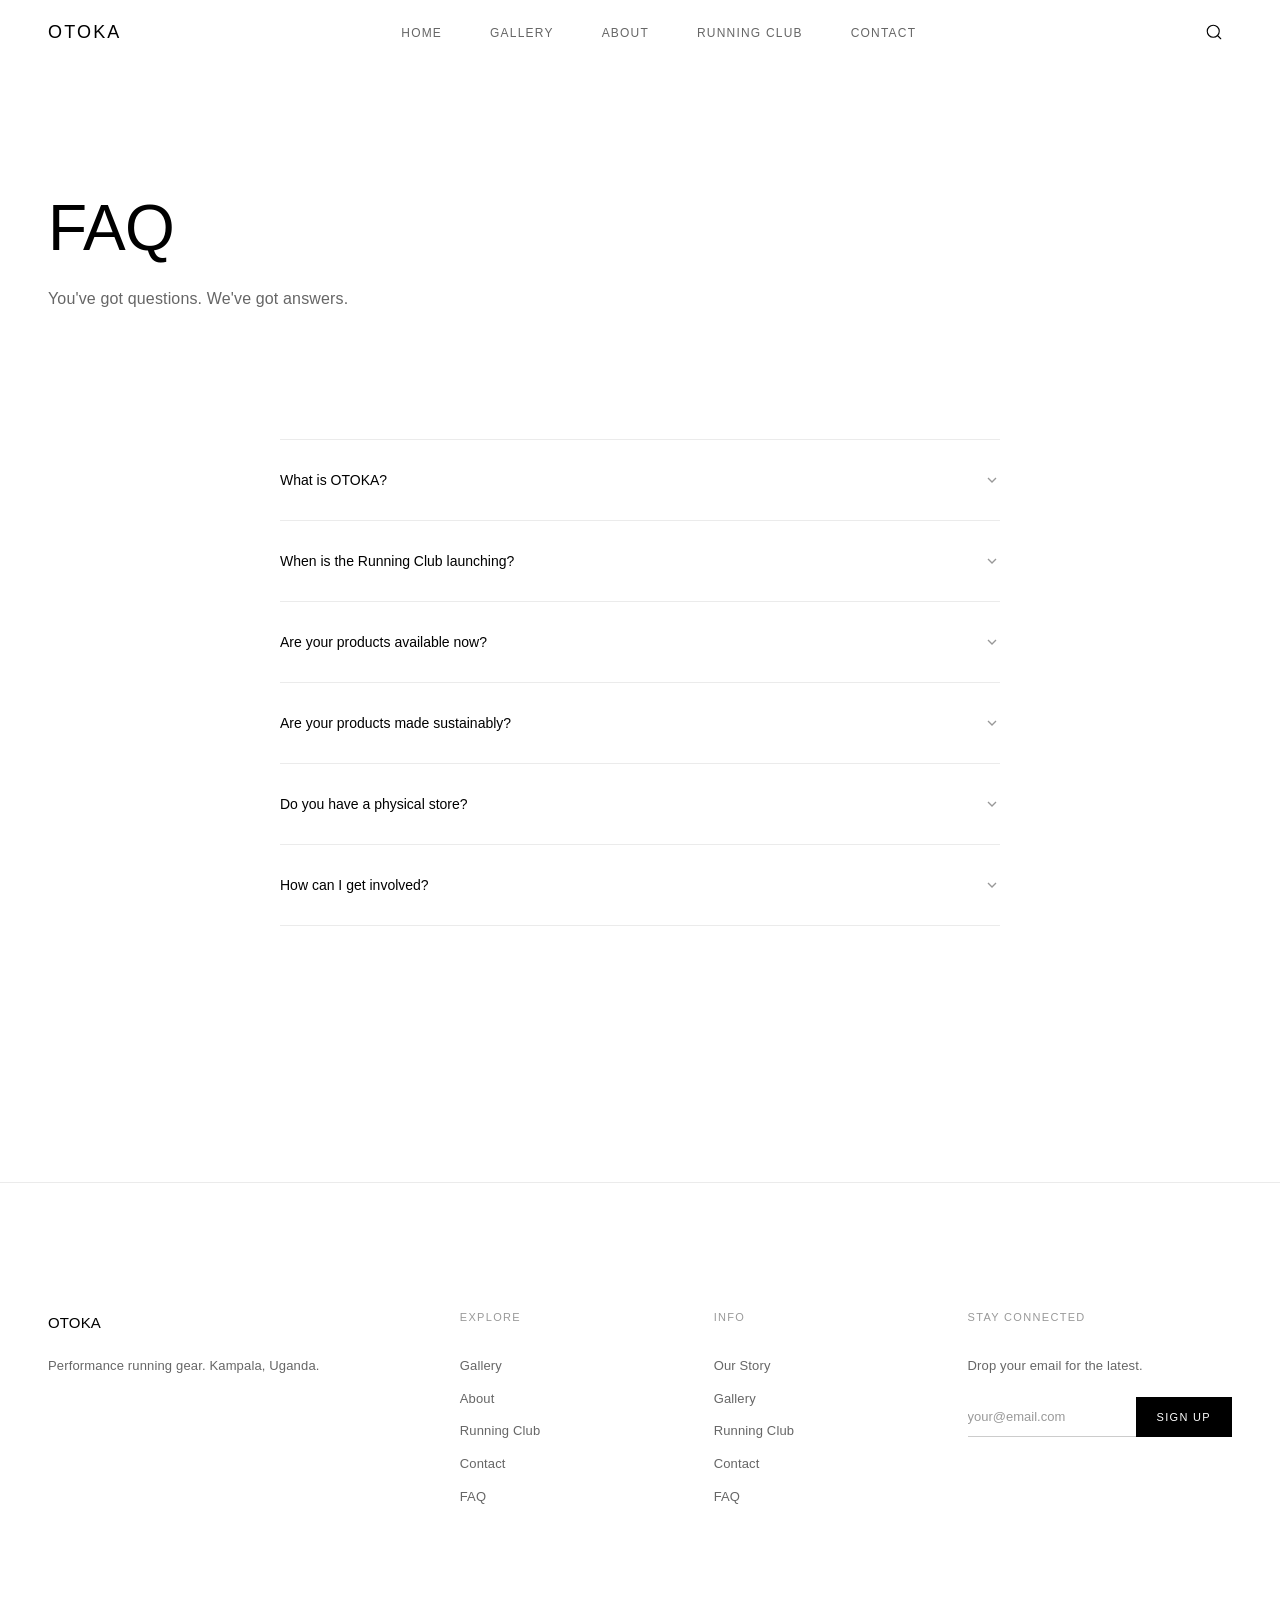
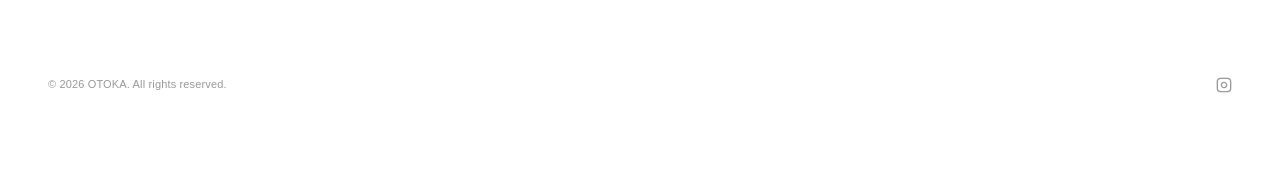
<file: faq.html>
<!DOCTYPE html>
<html lang="en">
<head>
  <meta charset="UTF-8">
  <meta name="viewport" content="width=device-width, initial-scale=1.0">
  <title>FAQ — OTOKA</title>
  <meta name="description" content="Frequently asked questions about OTOKA.">
  <link rel="stylesheet" href="/css/base.css">
  <link rel="stylesheet" href="/css/layout.css">
  <link rel="stylesheet" href="/css/components.css">
  <style>
    .faq__content { max-width:720px; margin-inline:auto; }
  </style>
</head>
<body>
  <header class="header">
    <div class="header__inner">
      <a href="/" class="header__logo">OTO<span>KA</span></a>
      <nav class="nav" aria-label="Main navigation">
        <ul class="nav__list">
          <li><a href="/" class="nav__link">Home</a></li>
          <li><a href="/gallery.html" class="nav__link">Gallery</a></li>
          <li><a href="/about.html" class="nav__link">About</a></li>
          <li><a href="/running-club.html" class="nav__link">Running Club</a></li>
          <li><a href="/contact.html" class="nav__link">Contact</a></li>
        </ul>
      </nav>
      <div class="header__actions">
        <button class="header__icon-btn" data-search-toggle aria-label="Search">
          <svg viewBox="0 0 24 24" fill="none" stroke="currentColor" stroke-width="2" stroke-linecap="round" stroke-linejoin="round"><circle cx="11" cy="11" r="8"/><line x1="21" y1="21" x2="16.65" y2="16.65"/></svg>
        </button>
        <button class="hamburger" aria-label="Menu"><span></span><span></span><span></span></button>
      </div>
    </div>
  </header>
  <nav class="mobile-nav">
    <ul class="mobile-nav__list">
      <li><a href="/" class="mobile-nav__link">Home</a></li>
      <li><a href="/gallery.html" class="mobile-nav__link">Gallery</a></li>
      <li><a href="/about.html" class="mobile-nav__link">About</a></li>
      <li><a href="/running-club.html" class="mobile-nav__link">Running Club</a></li>
      <li><a href="/contact.html" class="mobile-nav__link">Contact</a></li>
    </ul>
  </nav>

  <main class="section">
    <div class="container">
      <div class="section__header reveal">
        <h1 class="section__title">FAQ</h1>
        <p class="section__subtitle">You've got questions. We've got answers.</p>
      </div>

      <div class="faq__content reveal" data-accordion-group>
        <div class="accordion">
          <button class="accordion__trigger">
            <span>What is OTOKA?</span>
            <span class="accordion__icon"><svg viewBox="0 0 24 24" fill="none" stroke="currentColor" stroke-width="2"><polyline points="6 9 12 15 18 9"/></svg></span>
          </button>
          <div class="accordion__content">
            <div class="accordion__content-inner">OTOKA is an athletics brand based in Kampala, Uganda, founded by Otwiine Olweny and Mark Lui. We make performance running gear and are building a community around Kampala's running culture.</div>
          </div>
        </div>

        <div class="accordion">
          <button class="accordion__trigger">
            <span>When is the Running Club launching?</span>
            <span class="accordion__icon"><svg viewBox="0 0 24 24" fill="none" stroke="currentColor" stroke-width="2"><polyline points="6 9 12 15 18 9"/></svg></span>
          </button>
          <div class="accordion__content">
            <div class="accordion__content-inner">The OTOKA Running Club is coming soon! Sign up for our newsletter or follow us on social media to be the first to know when we launch. Check the <a href="/running-club.html" style="text-decoration:underline;color:var(--color-black)">Running Club page</a> for more.</div>
          </div>
        </div>

        <div class="accordion">
          <button class="accordion__trigger">
            <span>Are your products available now?</span>
            <span class="accordion__icon"><svg viewBox="0 0 24 24" fill="none" stroke="currentColor" stroke-width="2"><polyline points="6 9 12 15 18 9"/></svg></span>
          </button>
          <div class="accordion__content">
            <div class="accordion__content-inner">Our first collection is in development and will launch soon. Sign up for our newsletter to get notified when the store goes live. In the meantime, check out our <a href="/gallery.html" style="text-decoration:underline;color:var(--color-black)">Gallery</a> for a preview of OTOKA in motion.</div>
          </div>
        </div>

        <div class="accordion">
          <button class="accordion__trigger">
            <span>Are your products made sustainably?</span>
            <span class="accordion__icon"><svg viewBox="0 0 24 24" fill="none" stroke="currentColor" stroke-width="2"><polyline points="6 9 12 15 18 9"/></svg></span>
          </button>
          <div class="accordion__content">
            <div class="accordion__content-inner">Yes. We prioritize recycled materials across our entire line — recycled polyester, recycled nylon, and organic cotton. We believe performance gear should respect the planet we run on.</div>
          </div>
        </div>

        <div class="accordion">
          <button class="accordion__trigger">
            <span>Do you have a physical store?</span>
            <span class="accordion__icon"><svg viewBox="0 0 24 24" fill="none" stroke="currentColor" stroke-width="2"><polyline points="6 9 12 15 18 9"/></svg></span>
          </button>
          <div class="accordion__content">
            <div class="accordion__content-inner">Not yet — we're online-only for now. But we do pop-ups around Kampala throughout the year. Follow us on Instagram for dates and locations.</div>
          </div>
        </div>

        <div class="accordion">
          <button class="accordion__trigger">
            <span>How can I get involved?</span>
            <span class="accordion__icon"><svg viewBox="0 0 24 24" fill="none" stroke="currentColor" stroke-width="2"><polyline points="6 9 12 15 18 9"/></svg></span>
          </button>
          <div class="accordion__content">
            <div class="accordion__content-inner">Join the <a href="/running-club.html" style="text-decoration:underline;color:var(--color-black)">Running Club</a> when it launches, follow us on social media, or <a href="/contact.html" style="text-decoration:underline;color:var(--color-black)">get in touch</a> if you'd like to collaborate. We're always looking to connect with runners and creators in Kampala and beyond.</div>
          </div>
        </div>
      </div>
    </div>
  </main>

  <footer class="footer">
    <div class="footer__inner">
      <div class="footer__grid">
        <div><div class="footer__brand-name">OTO<span>KA</span></div><p class="footer__tagline">Performance running gear. Kampala, Uganda.</p></div>
        <div>
          <h4 class="footer__heading">Explore</h4>
          <div class="footer__links">
            <a href="/gallery.html">Gallery</a>
            <a href="/about.html">About</a>
            <a href="/running-club.html">Running Club</a>
            <a href="/contact.html">Contact</a>
            <a href="/faq.html">FAQ</a>
          </div>
        </div>
        <div>
          <h4 class="footer__heading">Info</h4>
          <div class="footer__links">
            <a href="/about.html">Our Story</a>
            <a href="/gallery.html">Gallery</a>
            <a href="/running-club.html">Running Club</a>
            <a href="/contact.html">Contact</a>
            <a href="/faq.html">FAQ</a>
          </div>
        </div>
        <div>
          <h4 class="footer__heading">Stay Connected</h4>
          <p class="footer__newsletter-text">Drop your email for the latest.</p>
          <form class="footer__newsletter-form">
            <input type="email" class="footer__newsletter-input" placeholder="your@email.com" required>
            <button type="submit" class="btn btn--primary" style="white-space:nowrap">Sign Up</button>
          </form>
        </div>
      </div>
      <div class="footer__bottom">
        <div class="footer__copyright">&copy; 2026 OTOKA. All rights reserved.</div>
        <div class="footer__social">
          <a href="https://instagram.com/otokarunclub/" target="_blank" rel="noopener" aria-label="Instagram"><svg viewBox="0 0 24 24" fill="none" stroke="currentColor" stroke-width="2"><rect x="2" y="2" width="20" height="20" rx="5"/><path d="M16 11.37A4 4 0 1 1 12.63 8 4 4 0 0 1 16 11.37z"/><line x1="17.5" y1="6.5" x2="17.51" y2="6.5"/></svg></a>
      </div>
    </div>
  </footer>

  <div class="search-overlay">
    <button class="search-overlay__close" aria-label="Close search"><svg viewBox="0 0 24 24" fill="none" stroke="currentColor" stroke-width="2"><line x1="18" y1="6" x2="6" y2="18"/><line x1="6" y1="6" x2="18" y2="18"/></svg></button>
    <div class="search-overlay__inner"><input type="search" class="search-overlay__input" placeholder="Search..." autocomplete="off"><div class="search-overlay__results"></div></div>
  </div>

  <script>window.OTOKA=window.OTOKA||{};OTOKA.showToast=function(m){const t=document.createElement('div');t.className='toast';t.textContent=m;document.body.appendChild(t);requestAnimationFrame(()=>t.classList.add('toast--visible'));setTimeout(()=>{t.classList.remove('toast--visible');setTimeout(()=>t.remove(),300)},2500)}</script>
  <script src="/js/components/modal.js"></script>
  <script src="/js/components/accordion.js"></script>
  <script src="/js/main.js"></script>
</body>
</html>
</file>
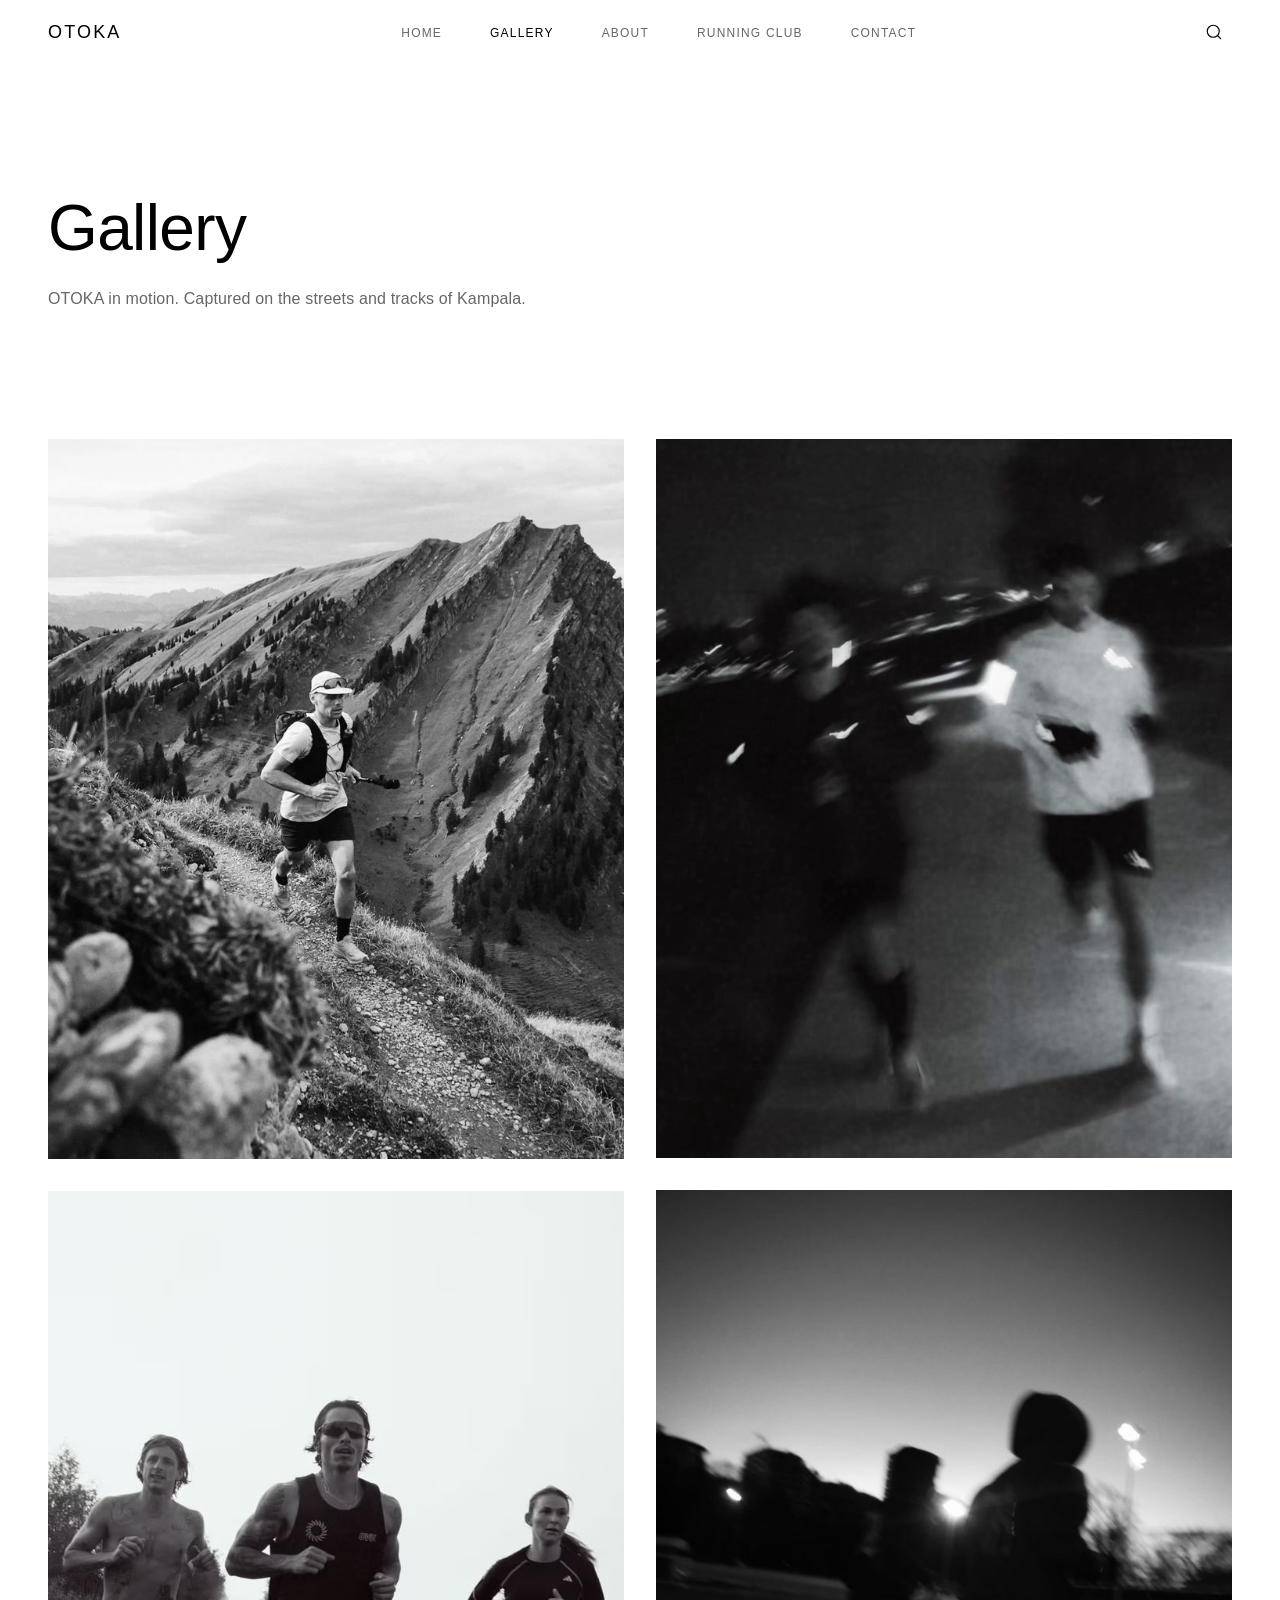
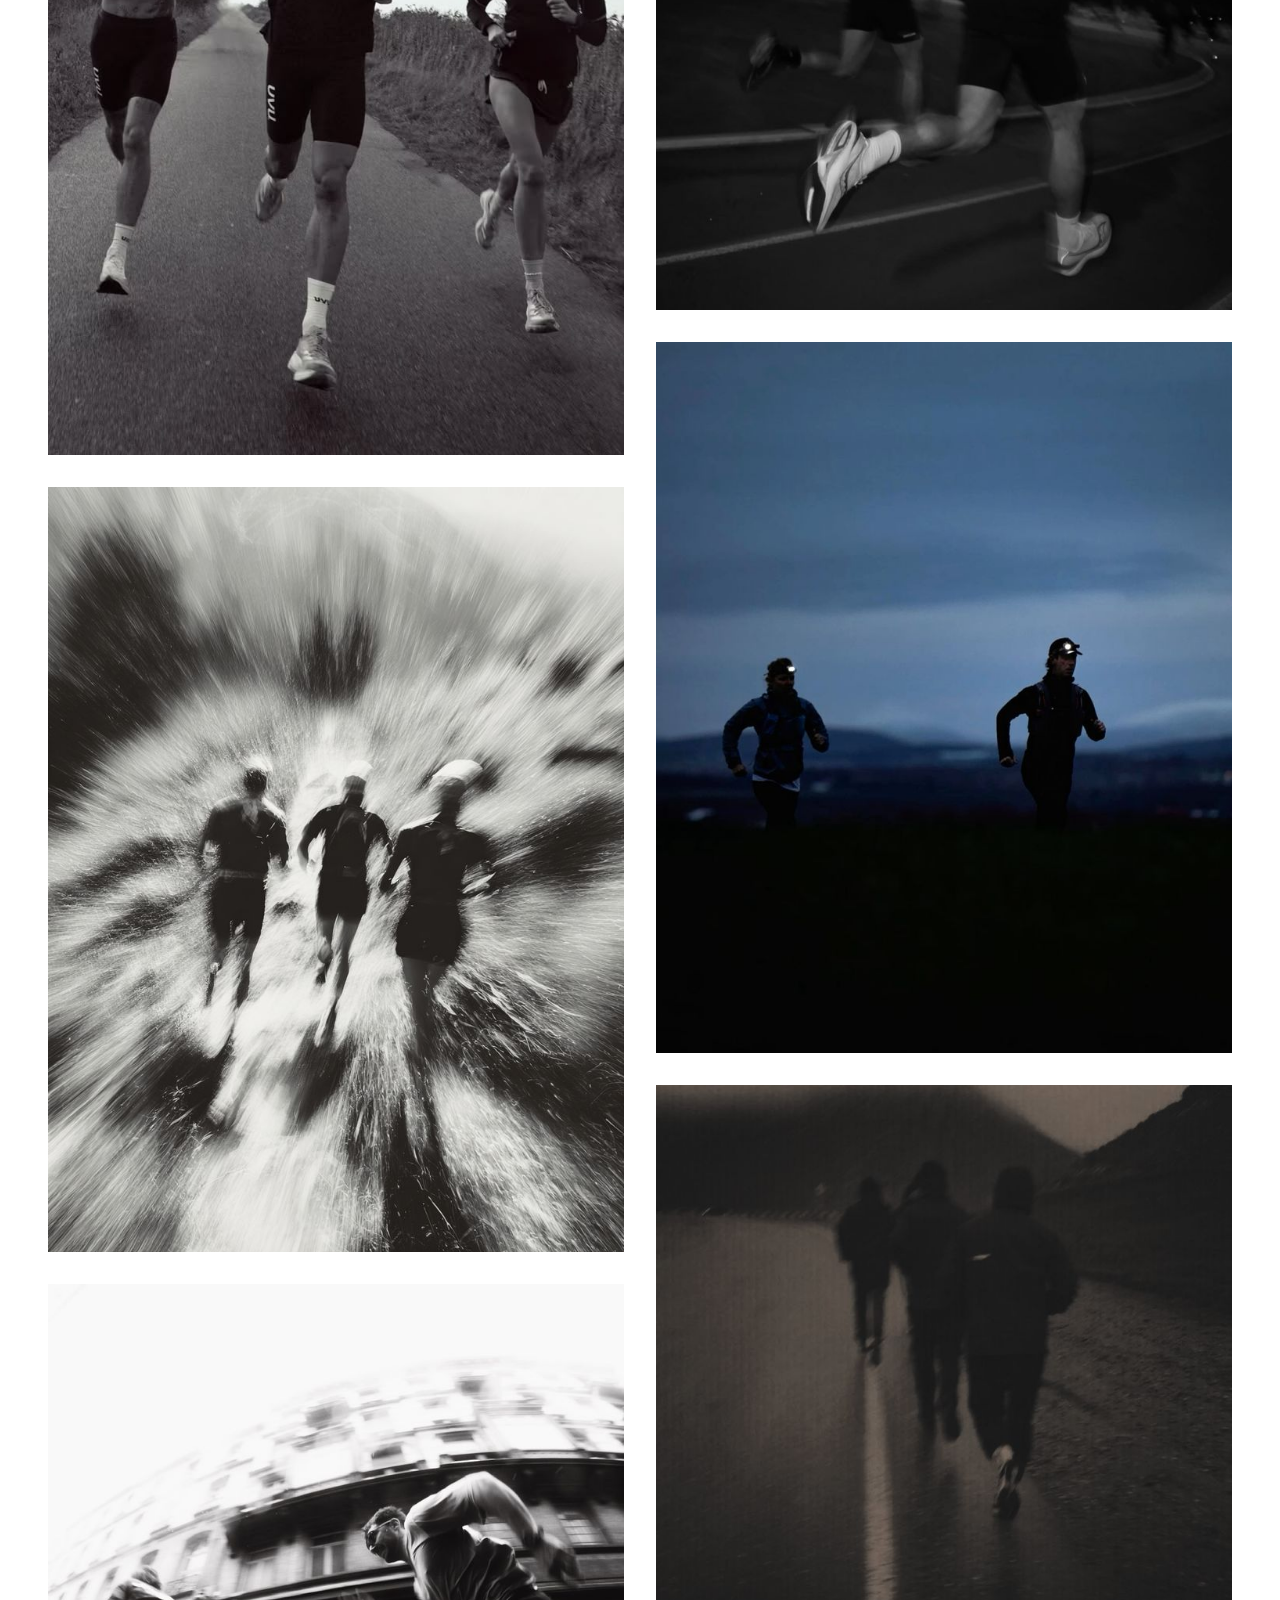
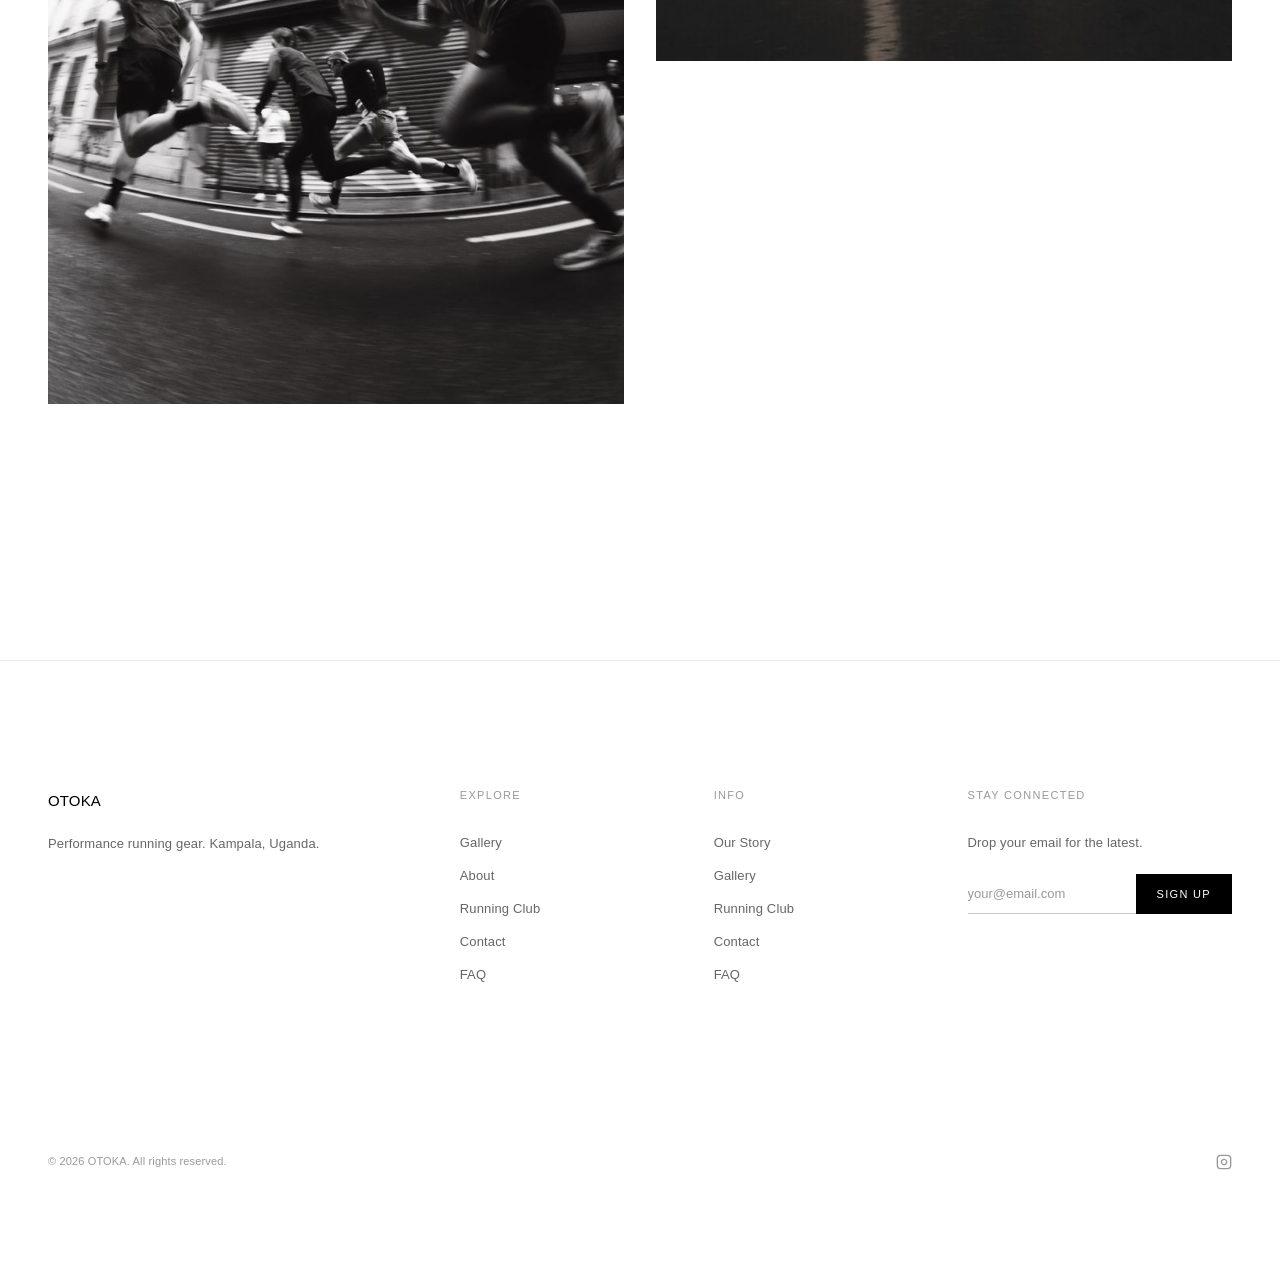
<file: gallery.html>
<!DOCTYPE html>
<html lang="en">
<head>
  <meta charset="UTF-8">
  <meta name="viewport" content="width=device-width, initial-scale=1.0">
  <title>Gallery — OTOKA</title>
  <meta name="description" content="OTOKA in motion. Action and athlete photography from the streets of Kampala.">
  <link rel="stylesheet" href="/css/base.css">
  <link rel="stylesheet" href="/css/layout.css">
  <link rel="stylesheet" href="/css/components.css">
  <link rel="stylesheet" href="/css/pages/lookbook.css">
</head>
<body>
  <header class="header">
    <div class="header__inner">
      <a href="/" class="header__logo">OTO<span>KA</span></a>
      <nav class="nav" aria-label="Main navigation">
        <ul class="nav__list">
          <li><a href="/" class="nav__link">Home</a></li>
          <li><a href="/gallery.html" class="nav__link nav__link--active">Gallery</a></li>
          <li><a href="/about.html" class="nav__link">About</a></li>
          <li><a href="/running-club.html" class="nav__link">Running Club</a></li>
          <li><a href="/contact.html" class="nav__link">Contact</a></li>
        </ul>
      </nav>
      <div class="header__actions">
        <button class="header__icon-btn" data-search-toggle aria-label="Search">
          <svg viewBox="0 0 24 24" fill="none" stroke="currentColor" stroke-width="2" stroke-linecap="round" stroke-linejoin="round"><circle cx="11" cy="11" r="8"/><line x1="21" y1="21" x2="16.65" y2="16.65"/></svg>
        </button>
        <button class="hamburger" aria-label="Menu"><span></span><span></span><span></span></button>
      </div>
    </div>
  </header>
  <nav class="mobile-nav">
    <ul class="mobile-nav__list">
      <li><a href="/" class="mobile-nav__link">Home</a></li>
      <li><a href="/gallery.html" class="mobile-nav__link">Gallery</a></li>
      <li><a href="/about.html" class="mobile-nav__link">About</a></li>
      <li><a href="/running-club.html" class="mobile-nav__link">Running Club</a></li>
      <li><a href="/contact.html" class="mobile-nav__link">Contact</a></li>
    </ul>
  </nav>

  <main class="section">
    <div class="container">
      <div class="section__header reveal">
        <h1 class="section__title">Gallery</h1>
        <p class="section__subtitle">OTOKA in motion. Captured on the streets and tracks of Kampala.</p>
      </div>

      <div class="lookbook__grid reveal">
        <div class="lookbook__item"><img src="/images/image_2.jpeg" alt="Runner at sunrise in Kampala" loading="lazy" onerror="this.style.background='var(--color-off-white)';this.style.minHeight='400px'" style="min-height:400px;background:var(--color-off-white)"></div>
        <div class="lookbook__item"><img src="/images/image_3.jpeg" alt="Track session" loading="lazy" onerror="this.style.background='var(--color-off-white)';this.style.minHeight='300px'" style="min-height:300px;background:var(--color-off-white)"></div>
        <div class="lookbook__item"><img src="/images/image_4.jpeg" alt="Hill repeats" loading="lazy" onerror="this.style.background='var(--color-off-white)';this.style.minHeight='500px'" style="min-height:500px;background:var(--color-off-white)"></div>
        <div class="lookbook__item"><img src="/images/image_5.jpeg" alt="Morning run crew" loading="lazy" onerror="this.style.background='var(--color-off-white)';this.style.minHeight='350px'" style="min-height:350px;background:var(--color-off-white)"></div>
        <div class="lookbook__item"><img src="/images/image_8.jpeg" alt="Sprint finish" loading="lazy" onerror="this.style.background='var(--color-off-white)';this.style.minHeight='450px'" style="min-height:450px;background:var(--color-off-white)"></div>
        <div class="lookbook__item"><img src="/images/image_9.jpeg" alt="Kampala skyline run" loading="lazy" onerror="this.style.background='var(--color-off-white)';this.style.minHeight='300px'" style="min-height:300px;background:var(--color-off-white)"></div>
        <div class="lookbook__item"><img src="/images/image_10.jpeg" alt="Recovery day" loading="lazy" onerror="this.style.background='var(--color-off-white)';this.style.minHeight='400px'" style="min-height:400px;background:var(--color-off-white)"></div>
        <div class="lookbook__item"><img src="/images/image_11.jpeg" alt="Night run" loading="lazy" onerror="this.style.background='var(--color-off-white)';this.style.minHeight='350px'" style="min-height:350px;background:var(--color-off-white)"></div>
      </div>
    </div>
  </main>

  <footer class="footer">
    <div class="footer__inner">
      <div class="footer__grid">
        <div><div class="footer__brand-name">OTO<span>KA</span></div><p class="footer__tagline">Performance running gear. Kampala, Uganda.</p></div>
        <div>
          <h4 class="footer__heading">Explore</h4>
          <div class="footer__links">
            <a href="/gallery.html">Gallery</a>
            <a href="/about.html">About</a>
            <a href="/running-club.html">Running Club</a>
            <a href="/contact.html">Contact</a>
            <a href="/faq.html">FAQ</a>
          </div>
        </div>
        <div>
          <h4 class="footer__heading">Info</h4>
          <div class="footer__links">
            <a href="/about.html">Our Story</a>
            <a href="/gallery.html">Gallery</a>
            <a href="/running-club.html">Running Club</a>
            <a href="/contact.html">Contact</a>
            <a href="/faq.html">FAQ</a>
          </div>
        </div>
        <div>
          <h4 class="footer__heading">Stay Connected</h4>
          <p class="footer__newsletter-text">Drop your email for the latest.</p>
          <form class="footer__newsletter-form">
            <input type="email" class="footer__newsletter-input" placeholder="your@email.com" required>
            <button type="submit" class="btn btn--primary" style="white-space:nowrap">Sign Up</button>
          </form>
        </div>
      </div>
      <div class="footer__bottom">
        <div class="footer__copyright">&copy; 2026 OTOKA. All rights reserved.</div>
        <div class="footer__social">
          <a href="https://instagram.com/otokarunclub/" target="_blank" rel="noopener" aria-label="Instagram"><svg viewBox="0 0 24 24" fill="none" stroke="currentColor" stroke-width="2"><rect x="2" y="2" width="20" height="20" rx="5"/><path d="M16 11.37A4 4 0 1 1 12.63 8 4 4 0 0 1 16 11.37z"/><line x1="17.5" y1="6.5" x2="17.51" y2="6.5"/></svg></a>
        </div>
      </div>
    </div>
  </footer>

  <div class="search-overlay">
    <button class="search-overlay__close" aria-label="Close search"><svg viewBox="0 0 24 24" fill="none" stroke="currentColor" stroke-width="2"><line x1="18" y1="6" x2="6" y2="18"/><line x1="6" y1="6" x2="18" y2="18"/></svg></button>
    <div class="search-overlay__inner"><input type="search" class="search-overlay__input" placeholder="Search..." autocomplete="off"><div class="search-overlay__results"></div></div>
  </div>

  <script>window.OTOKA=window.OTOKA||{};OTOKA.showToast=function(m){const t=document.createElement('div');t.className='toast';t.textContent=m;document.body.appendChild(t);requestAnimationFrame(()=>t.classList.add('toast--visible'));setTimeout(()=>{t.classList.remove('toast--visible');setTimeout(()=>t.remove(),300)},2500)}</script>
  <script src="/js/components/modal.js"></script>
  <script src="/js/main.js"></script>
</body>
</html>
</file>
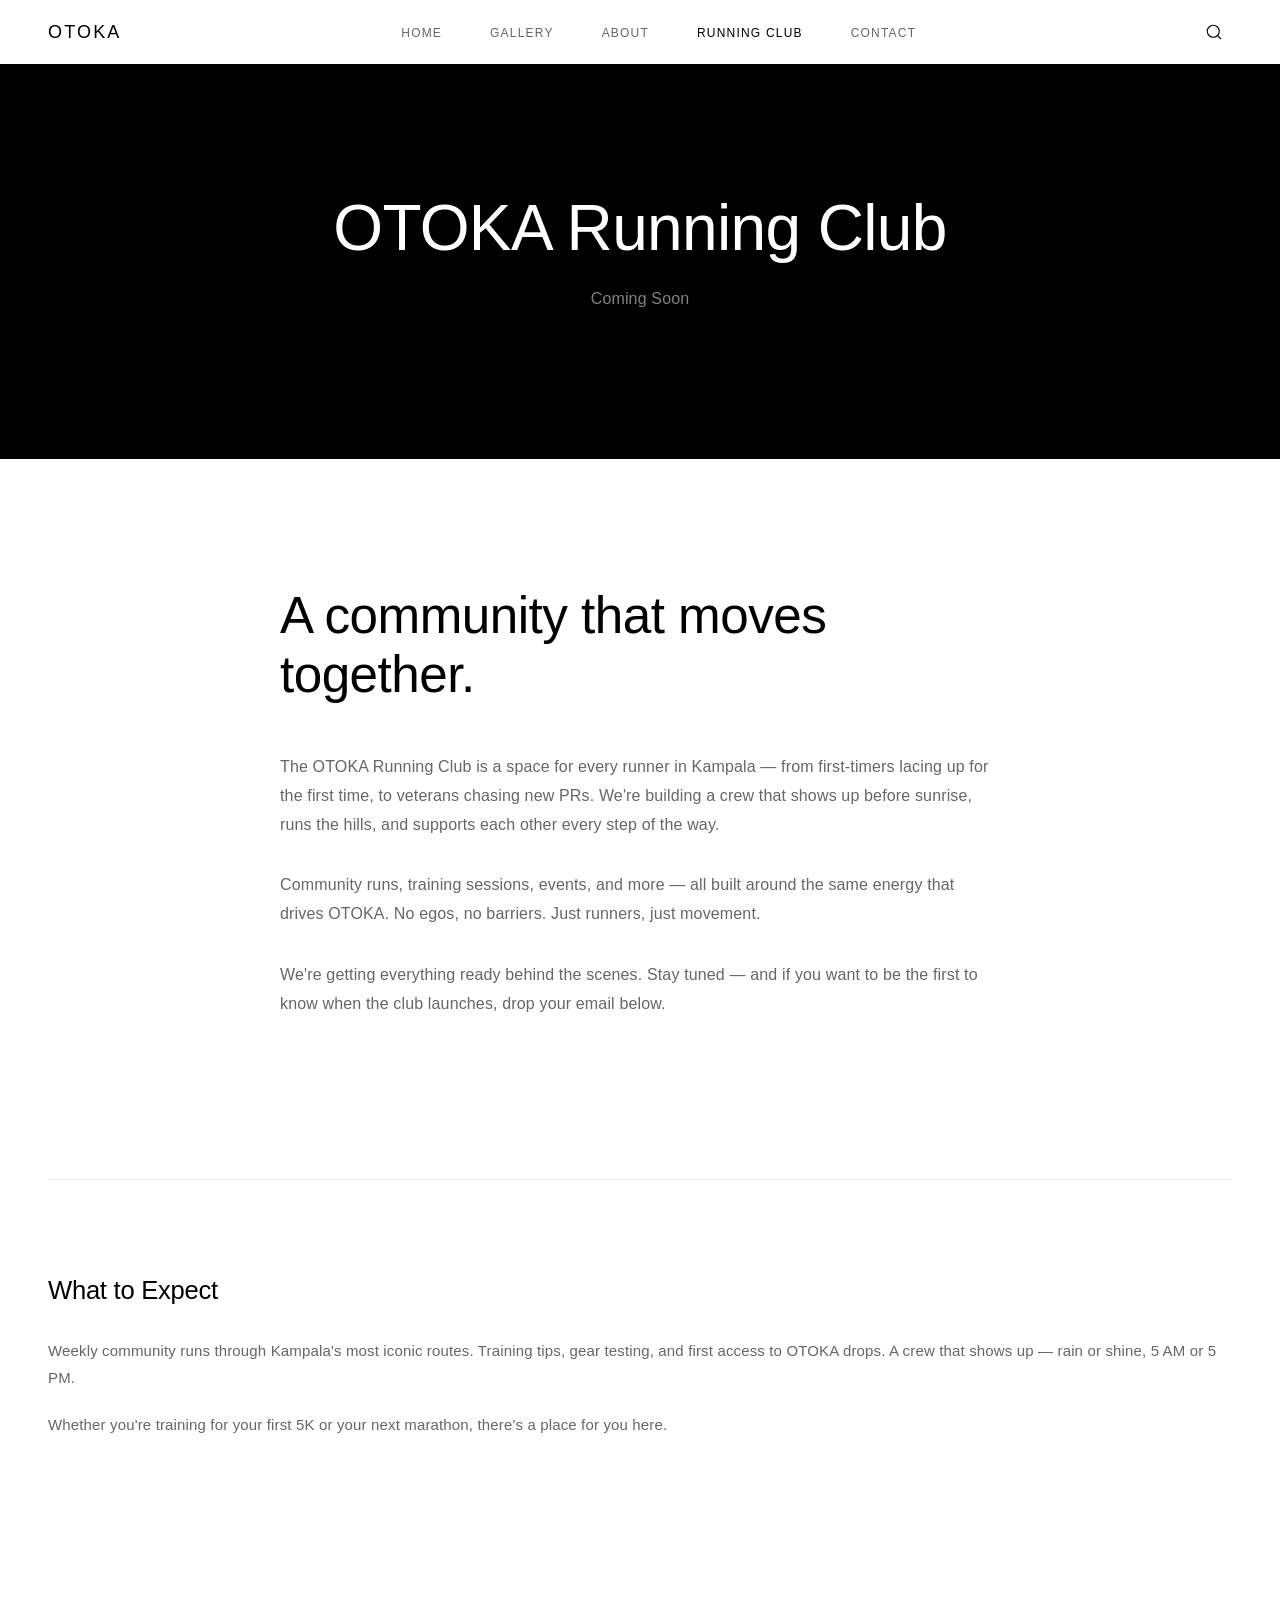
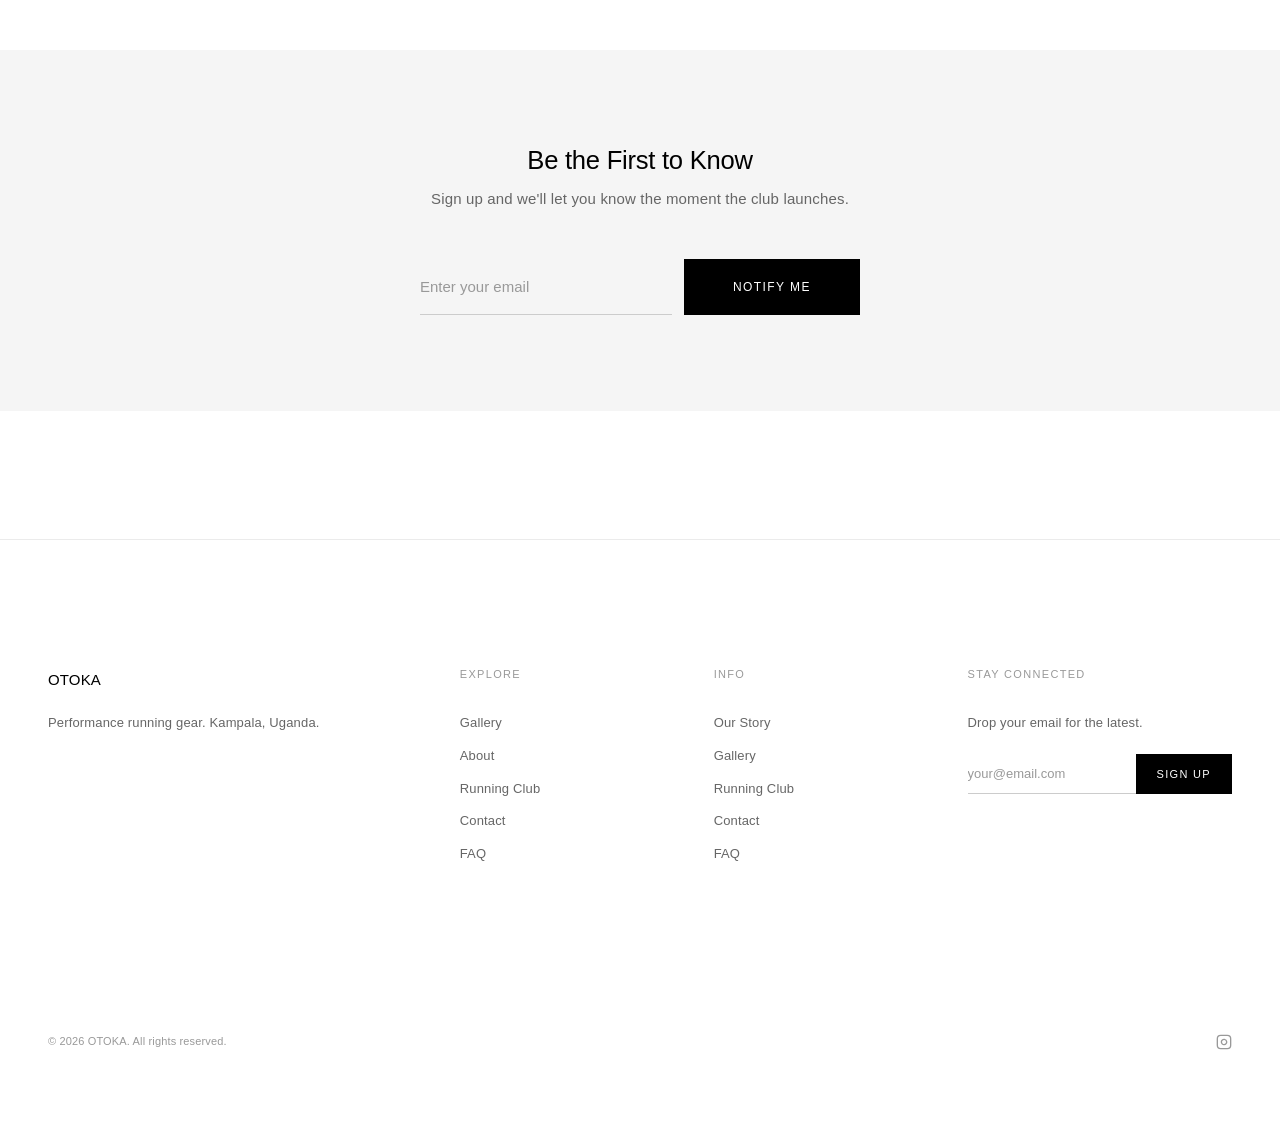
<file: running-club.html>
<!DOCTYPE html>
<html lang="en">
<head>
  <meta charset="UTF-8">
  <meta name="viewport" content="width=device-width, initial-scale=1.0">
  <title>Running Club — OTOKA</title>
  <meta name="description" content="OTOKA Running Club — Coming soon to Kampala.">
  <link rel="stylesheet" href="/css/base.css">
  <link rel="stylesheet" href="/css/layout.css">
  <link rel="stylesheet" href="/css/components.css">
  <style>
    .rc-hero { background:var(--color-black); color:var(--color-white); padding:var(--space-4xl) 0; text-align:center; }
    .rc-hero h1 { font-weight:300; margin-bottom:var(--space-md); }
    .rc-hero p { color:rgba(255,255,255,0.5); font-size:1rem; max-width:540px; margin-inline:auto; font-weight:300; }
    .rc-content { max-width:720px; margin-inline:auto; padding:var(--space-4xl) 0; }
    .rc-content h2 { font-weight:300; margin-bottom:var(--space-xl); }
    .rc-content p { color:var(--color-gray-400); font-size:1rem; line-height:1.8; margin-bottom:var(--space-lg); font-weight:300; }
    .rc-section { padding:var(--space-3xl) 0; border-top:1px solid var(--color-gray-100); }
    .rc-section h3 { font-weight:300; margin-bottom:var(--space-lg); }
    .rc-section p { color:var(--color-gray-400); line-height:1.8; font-weight:300; }
    .rc-newsletter { background:var(--color-off-white); padding:var(--space-3xl) 0; text-align:center; margin-top:var(--space-3xl); }
    .rc-newsletter h3 { font-weight:300; margin-bottom:var(--space-sm); }
    .rc-newsletter p { color:var(--color-gray-400); font-size:0.9375rem; margin-bottom:var(--space-xl); font-weight:300; }
    .rc-newsletter__form { display:flex; gap:var(--space-sm); max-width:440px; margin-inline:auto; }
    .rc-newsletter__input { flex:1; padding:var(--space-sm) 0; border:none; border-bottom:1px solid var(--color-gray-200); background:transparent; font-size:0.9375rem; outline:none; }
    .rc-newsletter__input:focus { border-color:var(--color-black); }
    .rc-newsletter__input::placeholder { color:var(--color-gray-300); }
    @media (max-width:768px) { .rc-newsletter__form { flex-direction:column; } }
  </style>
</head>
<body>
  <header class="header">
    <div class="header__inner">
      <a href="/" class="header__logo">OTO<span>KA</span></a>
      <nav class="nav" aria-label="Main navigation">
        <ul class="nav__list">
          <li><a href="/" class="nav__link">Home</a></li>
          <li><a href="/gallery.html" class="nav__link">Gallery</a></li>
          <li><a href="/about.html" class="nav__link">About</a></li>
          <li><a href="/running-club.html" class="nav__link nav__link--active">Running Club</a></li>
          <li><a href="/contact.html" class="nav__link">Contact</a></li>
        </ul>
      </nav>
      <div class="header__actions">
        <button class="header__icon-btn" data-search-toggle aria-label="Search">
          <svg viewBox="0 0 24 24" fill="none" stroke="currentColor" stroke-width="2" stroke-linecap="round" stroke-linejoin="round"><circle cx="11" cy="11" r="8"/><line x1="21" y1="21" x2="16.65" y2="16.65"/></svg>
        </button>
        <button class="hamburger" aria-label="Menu"><span></span><span></span><span></span></button>
      </div>
    </div>
  </header>
  <nav class="mobile-nav">
    <ul class="mobile-nav__list">
      <li><a href="/" class="mobile-nav__link">Home</a></li>
      <li><a href="/gallery.html" class="mobile-nav__link">Gallery</a></li>
      <li><a href="/about.html" class="mobile-nav__link">About</a></li>
      <li><a href="/running-club.html" class="mobile-nav__link">Running Club</a></li>
      <li><a href="/contact.html" class="mobile-nav__link">Contact</a></li>
    </ul>
  </nav>

  <section class="rc-hero reveal">
    <div class="container">
      <h1>OTOKA Running Club</h1>
      <p>Coming Soon</p>
    </div>
  </section>

  <div class="container">
    <div class="rc-content reveal">
      <h2>A community that moves together.</h2>
      <p>
        The OTOKA Running Club is a space for every runner in Kampala — from first-timers lacing up
        for the first time, to veterans chasing new PRs. We're building a crew that shows up before
        sunrise, runs the hills, and supports each other every step of the way.
      </p>
      <p>
        Community runs, training sessions, events, and more — all built around the same energy that
        drives OTOKA. No egos, no barriers. Just runners, just movement.
      </p>
      <p>
        We're getting everything ready behind the scenes. Stay tuned — and if you want to be the
        first to know when the club launches, drop your email below.
      </p>
    </div>

    <div class="rc-section reveal">
      <h3>What to Expect</h3>
      <p>Weekly community runs through Kampala's most iconic routes. Training tips, gear testing, and first access to OTOKA drops. A crew that shows up — rain or shine, 5 AM or 5 PM.</p>
      <p>Whether you're training for your first 5K or your next marathon, there's a place for you here.</p>
    </div>
  </div>

  <section class="rc-newsletter reveal">
    <div class="container">
      <h3>Be the First to Know</h3>
      <p>Sign up and we'll let you know the moment the club launches.</p>
      <form class="rc-newsletter__form" id="rc-newsletter">
        <input type="email" class="rc-newsletter__input" placeholder="Enter your email" required>
        <button type="submit" class="btn btn--primary">Notify Me</button>
      </form>
    </div>
  </section>

  <footer class="footer">
    <div class="footer__inner">
      <div class="footer__grid">
        <div><div class="footer__brand-name">OTO<span>KA</span></div><p class="footer__tagline">Performance running gear. Kampala, Uganda.</p></div>
        <div>
          <h4 class="footer__heading">Explore</h4>
          <div class="footer__links">
            <a href="/gallery.html">Gallery</a>
            <a href="/about.html">About</a>
            <a href="/running-club.html">Running Club</a>
            <a href="/contact.html">Contact</a>
            <a href="/faq.html">FAQ</a>
          </div>
        </div>
        <div>
          <h4 class="footer__heading">Info</h4>
          <div class="footer__links">
            <a href="/about.html">Our Story</a>
            <a href="/gallery.html">Gallery</a>
            <a href="/running-club.html">Running Club</a>
            <a href="/contact.html">Contact</a>
            <a href="/faq.html">FAQ</a>
          </div>
        </div>
        <div>
          <h4 class="footer__heading">Stay Connected</h4>
          <p class="footer__newsletter-text">Drop your email for the latest.</p>
          <form class="footer__newsletter-form">
            <input type="email" class="footer__newsletter-input" placeholder="your@email.com" required>
            <button type="submit" class="btn btn--primary" style="white-space:nowrap">Sign Up</button>
          </form>
        </div>
      </div>
      <div class="footer__bottom">
        <div class="footer__copyright">&copy; 2026 OTOKA. All rights reserved.</div>
        <div class="footer__social">
          <a href="https://instagram.com/otokarunclub/" target="_blank" rel="noopener" aria-label="Instagram"><svg viewBox="0 0 24 24" fill="none" stroke="currentColor" stroke-width="2"><rect x="2" y="2" width="20" height="20" rx="5"/><path d="M16 11.37A4 4 0 1 1 12.63 8 4 4 0 0 1 16 11.37z"/><line x1="17.5" y1="6.5" x2="17.51" y2="6.5"/></svg></a>
        </div>
      </div>
    </div>
  </footer>

  <div class="search-overlay">
    <button class="search-overlay__close" aria-label="Close search"><svg viewBox="0 0 24 24" fill="none" stroke="currentColor" stroke-width="2"><line x1="18" y1="6" x2="6" y2="18"/><line x1="6" y1="6" x2="18" y2="18"/></svg></button>
    <div class="search-overlay__inner"><input type="search" class="search-overlay__input" placeholder="Search..." autocomplete="off"><div class="search-overlay__results"></div></div>
  </div>

  <script>window.OTOKA=window.OTOKA||{};OTOKA.showToast=function(m){const t=document.createElement('div');t.className='toast';t.textContent=m;document.body.appendChild(t);requestAnimationFrame(()=>t.classList.add('toast--visible'));setTimeout(()=>{t.classList.remove('toast--visible');setTimeout(()=>t.remove(),300)},2500)}</script>
  <script src="/js/components/modal.js"></script>
  <script src="/js/main.js"></script>
  <script>
    document.getElementById('rc-newsletter')?.addEventListener('submit', function(e) {
      e.preventDefault();
      const email = this.querySelector('input').value.trim();
      if (!email) return;
      // TODO: Connect real form endpoint (e.g. Web3Forms)
      OTOKA.showToast("You're on the list! We'll be in touch.");
      this.querySelector('input').value = '';
    });
  </script>
</body>
</html>
</file>
<file: css/base.css>
/* ===== CSS Variables / Design Tokens ===== */
:root {
  /* Colors — strict black & white palette */
  --color-black: #000000;
  --color-white: #ffffff;
  --color-off-white: #f5f5f5;
  --color-gray-100: #ebebeb;
  --color-gray-200: #cccccc;
  --color-gray-300: #999999;
  --color-gray-400: #666666;
  --color-gray-500: #333333;
  --color-accent: #000000;
  --color-accent-hover: #333333;
  --color-success: #000000;
  --color-error: #000000;
  --color-warning: #000000;

  /* Typography — refined sans-serif, no display font */
  --font-heading: -apple-system, BlinkMacSystemFont, 'Helvetica Neue', 'Segoe UI', sans-serif;
  --font-body: -apple-system, BlinkMacSystemFont, 'Helvetica Neue', 'Segoe UI', sans-serif;

  /* Spacing — dramatically increased for breathing room */
  --space-xs: 0.375rem;
  --space-sm: 0.75rem;
  --space-md: 1.25rem;
  --space-lg: 2rem;
  --space-xl: 3rem;
  --space-2xl: 4.5rem;
  --space-3xl: 6rem;
  --space-4xl: 8rem;

  /* Layout */
  --max-width: 1400px;
  --header-height: 64px;
  --radius-sm: 0;
  --radius-md: 0;
  --radius-lg: 0;
  --radius-full: 0;

  /* Transitions */
  --transition-fast: 200ms ease;
  --transition-base: 300ms ease;
  --transition-slow: 500ms ease;
}

/* ===== Reset ===== */
*,
*::before,
*::after {
  margin: 0;
  padding: 0;
  box-sizing: border-box;
}

html {
  scroll-behavior: smooth;
  -webkit-text-size-adjust: 100%;
}

body {
  font-family: var(--font-body);
  font-size: 0.9375rem;
  line-height: 1.6;
  color: var(--color-black);
  background-color: var(--color-white);
  -webkit-font-smoothing: antialiased;
  -moz-osx-font-smoothing: grayscale;
  letter-spacing: 0.01em;
}

img,
video,
svg {
  display: block;
  max-width: 100%;
  height: auto;
}

a {
  color: inherit;
  text-decoration: none;
}

ul,
ol {
  list-style: none;
}

button {
  cursor: pointer;
  font-family: inherit;
  border: none;
  background: none;
  font-size: inherit;
}

input,
select,
textarea {
  font-family: inherit;
  font-size: inherit;
}

/* ===== Typography — clean, refined, minimal ===== */
h1, h2, h3, h4, h5, h6 {
  font-family: var(--font-heading);
  font-weight: 300;
  line-height: 1.15;
  letter-spacing: -0.01em;
  text-transform: none;
}

h1 { font-size: clamp(2.5rem, 5vw, 4.5rem); }
h2 { font-size: clamp(2rem, 4vw, 3.5rem); }
h3 { font-size: clamp(1.25rem, 2vw, 2rem); }
h4 { font-size: clamp(1rem, 1.5vw, 1.25rem); }

p { margin-bottom: var(--space-md); }

/* ===== Utility Classes ===== */
.container {
  width: 100%;
  max-width: var(--max-width);
  margin-inline: auto;
  padding-inline: var(--space-xl);
}

.sr-only {
  position: absolute;
  width: 1px;
  height: 1px;
  padding: 0;
  margin: -1px;
  overflow: hidden;
  clip: rect(0, 0, 0, 0);
  border: 0;
}

/* Scroll reveal — subtle fade only */
.reveal {
  opacity: 0;
  transform: translateY(20px);
  transition: opacity 0.8s ease, transform 0.8s ease;
}

.reveal.revealed {
  opacity: 1;
  transform: translateY(0);
}

/* ===== Reduced Motion ===== */
@media (prefers-reduced-motion: reduce) {
  *,
  *::before,
  *::after {
    animation-duration: 0.01ms !important;
    animation-iteration-count: 1 !important;
    transition-duration: 0.01ms !important;
    scroll-behavior: auto !important;
  }

  .reveal {
    opacity: 1;
    transform: none;
    transition: none;
  }
}
</file>
<file: css/layout.css>
/* ===== Header — minimal, transparent, no borders ===== */
.header {
  position: sticky;
  top: 0;
  z-index: 1000;
  background: rgba(255, 255, 255, 0.95);
  backdrop-filter: blur(10px);
  -webkit-backdrop-filter: blur(10px);
  transition: background var(--transition-base);
}

.header--hidden {
  transform: translateY(-100%);
}

.header__inner {
  display: flex;
  align-items: center;
  justify-content: space-between;
  height: var(--header-height);
  max-width: var(--max-width);
  margin-inline: auto;
  padding-inline: var(--space-xl);
}

.header__logo {
  font-family: var(--font-heading);
  font-size: 1.125rem;
  font-weight: 300;
  letter-spacing: 0.12em;
  text-transform: uppercase;
  color: var(--color-black);
  flex-shrink: 0;
}

.header__logo span {
  font-weight: 500;
}

/* Navigation */
.nav__list {
  display: flex;
  gap: var(--space-xl);
}

.nav__link {
  font-size: 0.75rem;
  font-weight: 400;
  text-transform: uppercase;
  letter-spacing: 0.1em;
  color: var(--color-gray-400);
  transition: color var(--transition-fast);
}

.nav__link:hover,
.nav__link--active {
  color: var(--color-black);
}

/* Header actions */
.header__actions {
  display: flex;
  align-items: center;
  gap: var(--space-lg);
}

.header__icon-btn {
  position: relative;
  width: 36px;
  height: 36px;
  display: flex;
  align-items: center;
  justify-content: center;
  transition: opacity var(--transition-fast);
}

.header__icon-btn:hover {
  opacity: 0.5;
}

.header__icon-btn svg {
  width: 18px;
  height: 18px;
  stroke: var(--color-black);
  fill: none;
  stroke-width: 1.5;
}

.header__cart-count {
  position: absolute;
  top: 0;
  right: -2px;
  min-width: 15px;
  height: 15px;
  font-size: 0.5625rem;
  font-weight: 500;
  background: var(--color-black);
  color: var(--color-white);
  display: flex;
  align-items: center;
  justify-content: center;
  opacity: 0;
  transform: scale(0);
  transition: all var(--transition-base);
}

.header__cart-count--visible {
  opacity: 1;
  transform: scale(1);
}

/* Hamburger */
.hamburger {
  display: none;
  flex-direction: column;
  justify-content: center;
  gap: 4px;
  width: 36px;
  height: 36px;
  padding: 6px;
}

.hamburger span {
  display: block;
  width: 100%;
  height: 1px;
  background: var(--color-black);
  transition: transform var(--transition-base), opacity var(--transition-base);
}

.hamburger--active span:nth-child(1) {
  transform: translateY(5px) rotate(45deg);
}

.hamburger--active span:nth-child(2) {
  opacity: 0;
}

.hamburger--active span:nth-child(3) {
  transform: translateY(-5px) rotate(-45deg);
}

/* Mobile Nav Overlay */
.mobile-nav {
  position: fixed;
  inset: 0;
  top: var(--header-height);
  background: var(--color-white);
  z-index: 999;
  transform: translateX(100%);
  transition: transform var(--transition-slow);
  display: flex;
  flex-direction: column;
  padding: var(--space-3xl) var(--space-xl);
}

.mobile-nav--open {
  transform: translateX(0);
}

.mobile-nav__list {
  display: flex;
  flex-direction: column;
  gap: var(--space-xl);
}

.mobile-nav__link {
  font-size: 1.25rem;
  font-weight: 300;
  letter-spacing: 0.05em;
  color: var(--color-black);
}

/* ===== Footer — white with black text, ultra minimal ===== */
.footer {
  background: var(--color-white);
  color: var(--color-black);
  padding: var(--space-4xl) 0 var(--space-3xl);
  margin-top: var(--space-4xl);
  border-top: 1px solid var(--color-gray-100);
}

.footer__inner {
  max-width: var(--max-width);
  margin-inline: auto;
  padding-inline: var(--space-xl);
}

.footer__grid {
  display: grid;
  grid-template-columns: 2fr 1fr 1fr 1fr;
  gap: var(--space-3xl);
  padding-bottom: var(--space-3xl);
  margin-bottom: var(--space-2xl);
}

.footer__brand-name {
  margin-bottom: var(--space-md);
}

.footer__brand-name img {
  height: 24px;
  width: auto;
  display: block;
}

.footer__tagline {
  color: var(--color-gray-400);
  font-size: 0.8125rem;
  margin-bottom: var(--space-lg);
  max-width: 280px;
  line-height: 1.7;
}

.footer__heading {
  font-size: 0.6875rem;
  font-weight: 500;
  letter-spacing: 0.12em;
  text-transform: uppercase;
  color: var(--color-gray-300);
  margin-bottom: var(--space-lg);
}

.footer__links {
  display: flex;
  flex-direction: column;
  gap: var(--space-sm);
}

.footer__links a {
  color: var(--color-gray-400);
  font-size: 0.8125rem;
  transition: color var(--transition-fast);
}

.footer__links a:hover {
  color: var(--color-black);
}

.footer__newsletter-text {
  color: var(--color-gray-400);
  font-size: 0.8125rem;
  margin-bottom: var(--space-md);
}

.footer__newsletter-form {
  display: flex;
}

.footer__newsletter-input {
  flex: 1;
  padding: var(--space-sm) 0;
  background: transparent;
  border: none;
  border-bottom: 1px solid var(--color-gray-200);
  color: var(--color-black);
  font-size: 0.8125rem;
  outline: none;
  transition: border-color var(--transition-fast);
}

.footer__newsletter-input:focus {
  border-color: var(--color-black);
}

.footer__newsletter-input::placeholder {
  color: var(--color-gray-300);
}

.footer__newsletter-form .btn {
  padding: var(--space-sm) var(--space-md);
  font-size: 0.6875rem;
}

.footer__bottom {
  display: flex;
  justify-content: space-between;
  align-items: center;
  flex-wrap: wrap;
  gap: var(--space-lg);
}

.footer__copyright {
  color: var(--color-gray-300);
  font-size: 0.6875rem;
}

.footer__social {
  display: flex;
  gap: var(--space-lg);
}

.footer__social a {
  color: var(--color-gray-300);
  transition: color var(--transition-fast);
}

.footer__social a:hover {
  color: var(--color-black);
}

.footer__social svg {
  width: 16px;
  height: 16px;
}

/* ===== Grid containers ===== */
.grid-2 { display: grid; grid-template-columns: repeat(2, 1fr); gap: var(--space-xl); }
.grid-3 { display: grid; grid-template-columns: repeat(3, 1fr); gap: var(--space-xl); }
.grid-4 { display: grid; grid-template-columns: repeat(4, 1fr); gap: var(--space-xl); }

/* ===== Section spacing ===== */
.section {
  padding: var(--space-4xl) 0;
}

.section__header {
  text-align: left;
  margin-bottom: var(--space-4xl);
}

.section__title {
  font-weight: 300;
  margin-bottom: var(--space-md);
}

.section__subtitle {
  color: var(--color-gray-400);
  font-size: 1rem;
  max-width: 480px;
  font-weight: 300;
}

/* ===== Mobile ===== */
@media (max-width: 768px) {
  .nav__list { display: none; }
  .hamburger { display: flex; }

  .footer__grid {
    grid-template-columns: 1fr;
    gap: var(--space-2xl);
  }

  .grid-2, .grid-3, .grid-4 {
    grid-template-columns: 1fr;
  }

  .container {
    padding-inline: var(--space-lg);
  }

  .section {
    padding: var(--space-3xl) 0;
  }

  .section__header {
    margin-bottom: var(--space-2xl);
  }
}

@media (min-width: 769px) and (max-width: 1024px) {
  .grid-4 { grid-template-columns: repeat(2, 1fr); }
  .grid-3 { grid-template-columns: repeat(2, 1fr); }

  .footer__grid {
    grid-template-columns: 1fr 1fr;
  }
}
</file>
<file: css/components.css>
/* ===== Buttons — minimal, monochrome ===== */
.btn {
  display: inline-flex;
  align-items: center;
  justify-content: center;
  gap: var(--space-sm);
  padding: var(--space-md) var(--space-xl);
  font-size: 0.75rem;
  font-weight: 400;
  text-transform: uppercase;
  letter-spacing: 0.12em;
  transition: all var(--transition-fast);
  border: 1px solid var(--color-black);
  cursor: pointer;
  background: transparent;
  color: var(--color-black);
}

.btn:hover {
  background: var(--color-black);
  color: var(--color-white);
}

.btn--primary {
  background: var(--color-black);
  color: var(--color-white);
}

.btn--primary:hover {
  background: var(--color-gray-500);
  border-color: var(--color-gray-500);
  color: var(--color-white);
}

.btn--secondary {
  background: transparent;
  color: var(--color-black);
  border-color: var(--color-black);
}

.btn--secondary:hover {
  background: var(--color-black);
  color: var(--color-white);
}

.btn--outline-light {
  background: transparent;
  color: var(--color-white);
  border-color: var(--color-white);
}

.btn--outline-light:hover {
  background: var(--color-white);
  color: var(--color-black);
}

.btn--lg {
  padding: var(--space-md) var(--space-2xl);
  font-size: 0.8125rem;
}

.btn--full {
  width: 100%;
}

.btn--text {
  border: none;
  padding: var(--space-sm) 0;
  background: none;
  color: var(--color-black);
  text-decoration: underline;
  text-underline-offset: 4px;
}

.btn--text:hover {
  background: none;
  color: var(--color-gray-400);
}

.btn:disabled {
  opacity: 0.3;
  cursor: not-allowed;
}

/* ===== Badges — simple text labels, no colored backgrounds ===== */
.badge {
  display: inline-flex;
  align-items: center;
  padding: 2px var(--space-sm);
  font-size: 0.625rem;
  font-weight: 400;
  text-transform: uppercase;
  letter-spacing: 0.1em;
  color: var(--color-gray-400);
}

.badge--new { color: var(--color-black); font-weight: 500; }
.badge--sale { color: var(--color-black); }
.badge--sold-out { color: var(--color-gray-300); }
.badge--low-stock { color: var(--color-gray-400); }
.badge--in-stock { color: var(--color-gray-400); }

/* ===== Product Card — clean, no overlays, no backgrounds ===== */
.product-card {
  position: relative;
  cursor: pointer;
}

.product-card__image-wrap {
  position: relative;
  aspect-ratio: 3/4;
  overflow: hidden;
  background: var(--color-off-white);
  margin-bottom: var(--space-md);
}

.product-card__image {
  width: 100%;
  height: 100%;
  object-fit: cover;
  transition: transform 0.6s ease;
}

.product-card:hover .product-card__image {
  transform: scale(1.03);
}

.product-card__badges {
  position: absolute;
  top: var(--space-md);
  left: var(--space-md);
  display: flex;
  gap: var(--space-sm);
  flex-wrap: wrap;
}

.product-card__wishlist {
  position: absolute;
  top: var(--space-md);
  right: var(--space-md);
  width: 32px;
  height: 32px;
  display: flex;
  align-items: center;
  justify-content: center;
  background: var(--color-white);
  transition: opacity var(--transition-fast);
}

.product-card__wishlist:hover {
  opacity: 0.6;
}

.product-card__wishlist svg {
  width: 16px;
  height: 16px;
  stroke: var(--color-black);
  fill: none;
  stroke-width: 1.5;
}

.product-card__wishlist--active svg {
  fill: var(--color-black);
  stroke: var(--color-black);
}

.product-card__quick-add {
  display: none;
}

.product-card__info {
  padding: 0;
}

.product-card__category {
  font-size: 0.625rem;
  color: var(--color-gray-300);
  text-transform: uppercase;
  letter-spacing: 0.1em;
  margin-bottom: 4px;
}

.product-card__name {
  font-size: 0.9375rem;
  font-weight: 400;
  font-family: var(--font-heading);
  margin-bottom: 2px;
}

.product-card__price {
  font-size: 0.8125rem;
  font-weight: 400;
  display: flex;
  gap: var(--space-sm);
  align-items: center;
  color: var(--color-gray-400);
}

.product-card__price--original {
  color: var(--color-gray-300);
  text-decoration: line-through;
  font-size: 0.75rem;
}

/* ===== Modal — clean, no round corners ===== */
.modal-overlay {
  position: fixed;
  inset: 0;
  background: rgba(0, 0, 0, 0.5);
  z-index: 2000;
  display: flex;
  align-items: center;
  justify-content: center;
  padding: var(--space-xl);
  opacity: 0;
  visibility: hidden;
  transition: opacity var(--transition-base), visibility var(--transition-base);
}

.modal-overlay--open {
  opacity: 1;
  visibility: visible;
}

.modal {
  background: var(--color-white);
  width: 100%;
  max-width: 520px;
  max-height: 90vh;
  overflow-y: auto;
  position: relative;
}

.modal__close {
  position: absolute;
  top: var(--space-lg);
  right: var(--space-lg);
  width: 32px;
  height: 32px;
  display: flex;
  align-items: center;
  justify-content: center;
  z-index: 1;
  transition: opacity var(--transition-fast);
}

.modal__close:hover {
  opacity: 0.5;
}

.modal__close svg {
  width: 16px;
  height: 16px;
}

.modal__body {
  padding: var(--space-3xl) var(--space-xl);
}

/* ===== Accordion — thin lines, minimal ===== */
.accordion {
  border-top: 1px solid var(--color-gray-100);
}

.accordion:last-child {
  border-bottom: 1px solid var(--color-gray-100);
}

.accordion__trigger {
  width: 100%;
  display: flex;
  align-items: center;
  justify-content: space-between;
  padding: var(--space-lg) 0;
  font-size: 0.875rem;
  font-weight: 400;
  text-align: left;
  color: var(--color-black);
  transition: opacity var(--transition-fast);
}

.accordion__trigger:hover {
  opacity: 0.6;
}

.accordion__icon {
  transition: transform var(--transition-base);
  flex-shrink: 0;
  opacity: 0.4;
}

.accordion__icon svg {
  width: 16px;
  height: 16px;
}

.accordion--open .accordion__icon {
  transform: rotate(180deg);
}

.accordion__content {
  max-height: 0;
  overflow: hidden;
  transition: max-height 0.4s ease;
}

.accordion__content-inner {
  padding-bottom: var(--space-lg);
  color: var(--color-gray-400);
  font-size: 0.875rem;
  line-height: 1.7;
}

/* ===== Search Overlay — fullscreen black ===== */
.search-overlay {
  position: fixed;
  inset: 0;
  background: rgba(0, 0, 0, 0.97);
  z-index: 3000;
  display: flex;
  align-items: flex-start;
  justify-content: center;
  padding-top: 18vh;
  opacity: 0;
  visibility: hidden;
  transition: opacity var(--transition-base), visibility var(--transition-base);
}

.search-overlay--open {
  opacity: 1;
  visibility: visible;
}

.search-overlay__inner {
  width: 100%;
  max-width: 600px;
  padding-inline: var(--space-xl);
}

.search-overlay__input {
  width: 100%;
  padding: var(--space-md) 0;
  font-size: 1.25rem;
  font-weight: 300;
  background: transparent;
  border: none;
  border-bottom: 1px solid var(--color-gray-500);
  color: var(--color-white);
  outline: none;
  letter-spacing: 0.02em;
}

.search-overlay__input:focus {
  border-color: var(--color-white);
}

.search-overlay__input::placeholder {
  color: var(--color-gray-400);
}

.search-overlay__close {
  position: absolute;
  top: var(--space-xl);
  right: var(--space-xl);
  width: 40px;
  height: 40px;
  display: flex;
  align-items: center;
  justify-content: center;
  color: var(--color-white);
  transition: opacity var(--transition-fast);
}

.search-overlay__close:hover {
  opacity: 0.5;
}

.search-overlay__results {
  margin-top: var(--space-xl);
  max-height: 50vh;
  overflow-y: auto;
}

.search-overlay__result {
  display: flex;
  align-items: center;
  gap: var(--space-md);
  padding: var(--space-md) 0;
  color: var(--color-white);
  transition: opacity var(--transition-fast);
  border-bottom: 1px solid rgba(255,255,255,0.08);
}

.search-overlay__result:hover {
  opacity: 0.6;
}

.search-overlay__result-image {
  width: 48px;
  height: 48px;
  background: var(--color-gray-500);
  object-fit: cover;
}

.search-overlay__result-name {
  font-weight: 400;
  font-size: 0.9375rem;
}

.search-overlay__result-price {
  font-size: 0.8125rem;
  color: var(--color-gray-400);
}

/* ===== Form Elements — minimal underlines ===== */
.form-group {
  margin-bottom: var(--space-xl);
}

.form-label {
  display: block;
  font-size: 0.6875rem;
  font-weight: 400;
  text-transform: uppercase;
  letter-spacing: 0.1em;
  margin-bottom: var(--space-sm);
  color: var(--color-gray-400);
}

.form-input,
.form-select,
.form-textarea {
  width: 100%;
  padding: var(--space-sm) 0;
  border: none;
  border-bottom: 1px solid var(--color-gray-200);
  font-size: 0.9375rem;
  background: transparent;
  color: var(--color-black);
  outline: none;
  transition: border-color var(--transition-fast);
}

.form-input:focus,
.form-select:focus,
.form-textarea:focus {
  border-color: var(--color-black);
}

.form-input::placeholder {
  color: var(--color-gray-300);
}

.form-textarea {
  resize: vertical;
  min-height: 100px;
  padding-top: var(--space-sm);
}

/* ===== Toast Notification ===== */
.toast {
  position: fixed;
  bottom: var(--space-xl);
  right: var(--space-xl);
  background: var(--color-black);
  color: var(--color-white);
  padding: var(--space-md) var(--space-xl);
  font-size: 0.8125rem;
  font-weight: 300;
  letter-spacing: 0.05em;
  z-index: 4000;
  transform: translateY(20px);
  opacity: 0;
  transition: all var(--transition-base);
}

.toast--visible {
  transform: translateY(0);
  opacity: 1;
}

/* ===== Skeleton Loading ===== */
.skeleton {
  background: var(--color-off-white);
}

/* ===== Quantity Stepper ===== */
.qty-stepper {
  display: flex;
  align-items: center;
  border: 1px solid var(--color-gray-200);
  width: fit-content;
}

.qty-stepper__btn {
  width: 36px;
  height: 36px;
  display: flex;
  align-items: center;
  justify-content: center;
  font-size: 1rem;
  font-weight: 300;
  color: var(--color-black);
  transition: opacity var(--transition-fast);
}

.qty-stepper__btn:hover {
  opacity: 0.5;
}

.qty-stepper__btn:disabled {
  color: var(--color-gray-200);
  cursor: not-allowed;
  opacity: 0.3;
}

.qty-stepper__value {
  width: 44px;
  text-align: center;
  font-weight: 400;
  font-size: 0.875rem;
}
</file>
<file: css/pages/home.css>
/* ===== Hero — minimal, stark black & white ===== */
.hero {
  position: relative;
  height: 100vh;
  min-height: 600px;
  display: flex;
  align-items: center;
  overflow: hidden;
  margin-top: calc(-1 * var(--header-height));
  background: url('/images/image_1.jpeg') center/cover no-repeat;
}

.hero::before {
  content: '';
  position: absolute;
  inset: 0;
  z-index: 1;
  background: rgba(0, 0, 0, 0.45);
}

#hero-dither-root {
  display: none;
}

.hero__content {
  position: relative;
  z-index: 2;
  max-width: var(--max-width);
  width: 100%;
  margin-inline: auto;
  padding-inline: var(--space-xl);
}

.hero__tagline {
  font-size: clamp(3rem, 8vw, 6rem);
  font-weight: 300;
  line-height: 1;
  color: var(--color-white);
  letter-spacing: -0.02em;
  margin-bottom: var(--space-xl);
}

.hero__tagline span {
  font-weight: 100;
}

.hero__subtitle {
  font-size: 1rem;
  font-weight: 300;
  color: rgba(255, 255, 255, 0.5);
  max-width: 440px;
  margin-bottom: var(--space-2xl);
  line-height: 1.6;
}

.hero__cta {
  display: flex;
  gap: var(--space-md);
  flex-wrap: wrap;
}

.hero__scroll-hint {
  display: none;
}

/* ===== Featured Drops — editorial layout, large images ===== */
.featured-drops__header {
  display: flex;
  justify-content: space-between;
  align-items: flex-end;
  margin-bottom: var(--space-3xl);
}

.featured-drops__header a {
  color: var(--color-gray-400);
  font-size: 0.75rem;
  font-weight: 400;
  text-transform: uppercase;
  letter-spacing: 0.1em;
  transition: color var(--transition-fast);
}

.featured-drops__header a:hover {
  color: var(--color-black);
}

/* ===== Brand Story Teaser — clean editorial ===== */
.brand-teaser {
  background: var(--color-black);
  color: var(--color-white);
  padding: var(--space-4xl) 0;
}

.brand-teaser__inner {
  max-width: var(--max-width);
  margin-inline: auto;
  padding-inline: var(--space-xl);
  display: grid;
  grid-template-columns: 3fr 2fr;
  gap: var(--space-4xl);
  align-items: center;
}

.brand-teaser__image {
  aspect-ratio: 4/5;
  background: var(--color-gray-500);
}

.brand-teaser__label {
  font-size: 0.625rem;
  color: rgba(255, 255, 255, 0.4);
  text-transform: uppercase;
  letter-spacing: 0.15em;
  margin-bottom: var(--space-xl);
}

.brand-teaser__title {
  color: var(--color-white);
  font-weight: 300;
  margin-bottom: var(--space-xl);
}

.brand-teaser__text {
  color: rgba(255, 255, 255, 0.5);
  font-size: 1rem;
  line-height: 1.8;
  margin-bottom: var(--space-xl);
  font-weight: 300;
}

/* ===== Newsletter Section — black background, stark ===== */
.newsletter-section {
  background: var(--color-black);
  padding: var(--space-4xl) 0;
  text-align: center;
}

.newsletter-section__inner {
  max-width: var(--max-width);
  margin-inline: auto;
  padding-inline: var(--space-xl);
}

.newsletter-section__title {
  color: var(--color-white);
  font-weight: 300;
  margin-bottom: var(--space-md);
}

.newsletter-section__text {
  color: rgba(255, 255, 255, 0.5);
  font-size: 1rem;
  margin-bottom: var(--space-2xl);
  font-weight: 300;
}

.newsletter-section__form {
  display: flex;
  gap: var(--space-md);
  max-width: 480px;
  margin-inline: auto;
}

.newsletter-section__input {
  flex: 1;
  padding: var(--space-md) var(--space-lg);
  border: 1px solid rgba(255, 255, 255, 0.2);
  background: transparent;
  color: var(--color-white);
  font-size: 0.9375rem;
  outline: none;
  transition: border-color var(--transition-fast);
}

.newsletter-section__input:focus {
  border-color: var(--color-white);
}

.newsletter-section__input::placeholder {
  color: rgba(255, 255, 255, 0.3);
}

.newsletter-section .btn--primary {
  background: var(--color-white);
  color: var(--color-black);
  border-color: var(--color-white);
}

.newsletter-section .btn--primary:hover {
  background: transparent;
  color: var(--color-white);
}

@media (max-width: 768px) {
  .brand-teaser__inner {
    grid-template-columns: 1fr;
    gap: var(--space-2xl);
  }

  .newsletter-section__form {
    flex-direction: column;
  }

  .hero__subtitle {
    max-width: 100%;
  }
}
</file>
<file: css/pages/lookbook.css>
/* Lookbook Page */
.lookbook__grid {
  columns: 2;
  column-gap: var(--space-lg);
}

.lookbook__item {
  break-inside: avoid;
  margin-bottom: var(--space-lg);
  position: relative;
  overflow: hidden;
  background: var(--color-off-white);
}

.lookbook__item img {
  width: 100%;
  display: block;
}

.lookbook__item-overlay {
  position: absolute;
  inset: 0;
  background: linear-gradient(to top, rgba(0,0,0,0.4) 0%, transparent 50%);
  opacity: 0;
  transition: opacity var(--transition-base);
  display: flex;
  align-items: flex-end;
  padding: var(--space-xl);
}

.lookbook__item:hover .lookbook__item-overlay {
  opacity: 1;
}

.lookbook__item-tag {
  color: var(--color-white);
  font-size: 0.75rem;
  font-weight: 300;
  text-transform: uppercase;
  letter-spacing: 0.1em;
}

@media (max-width: 768px) {
  .lookbook__grid {
    columns: 1;
  }
}
</file>
